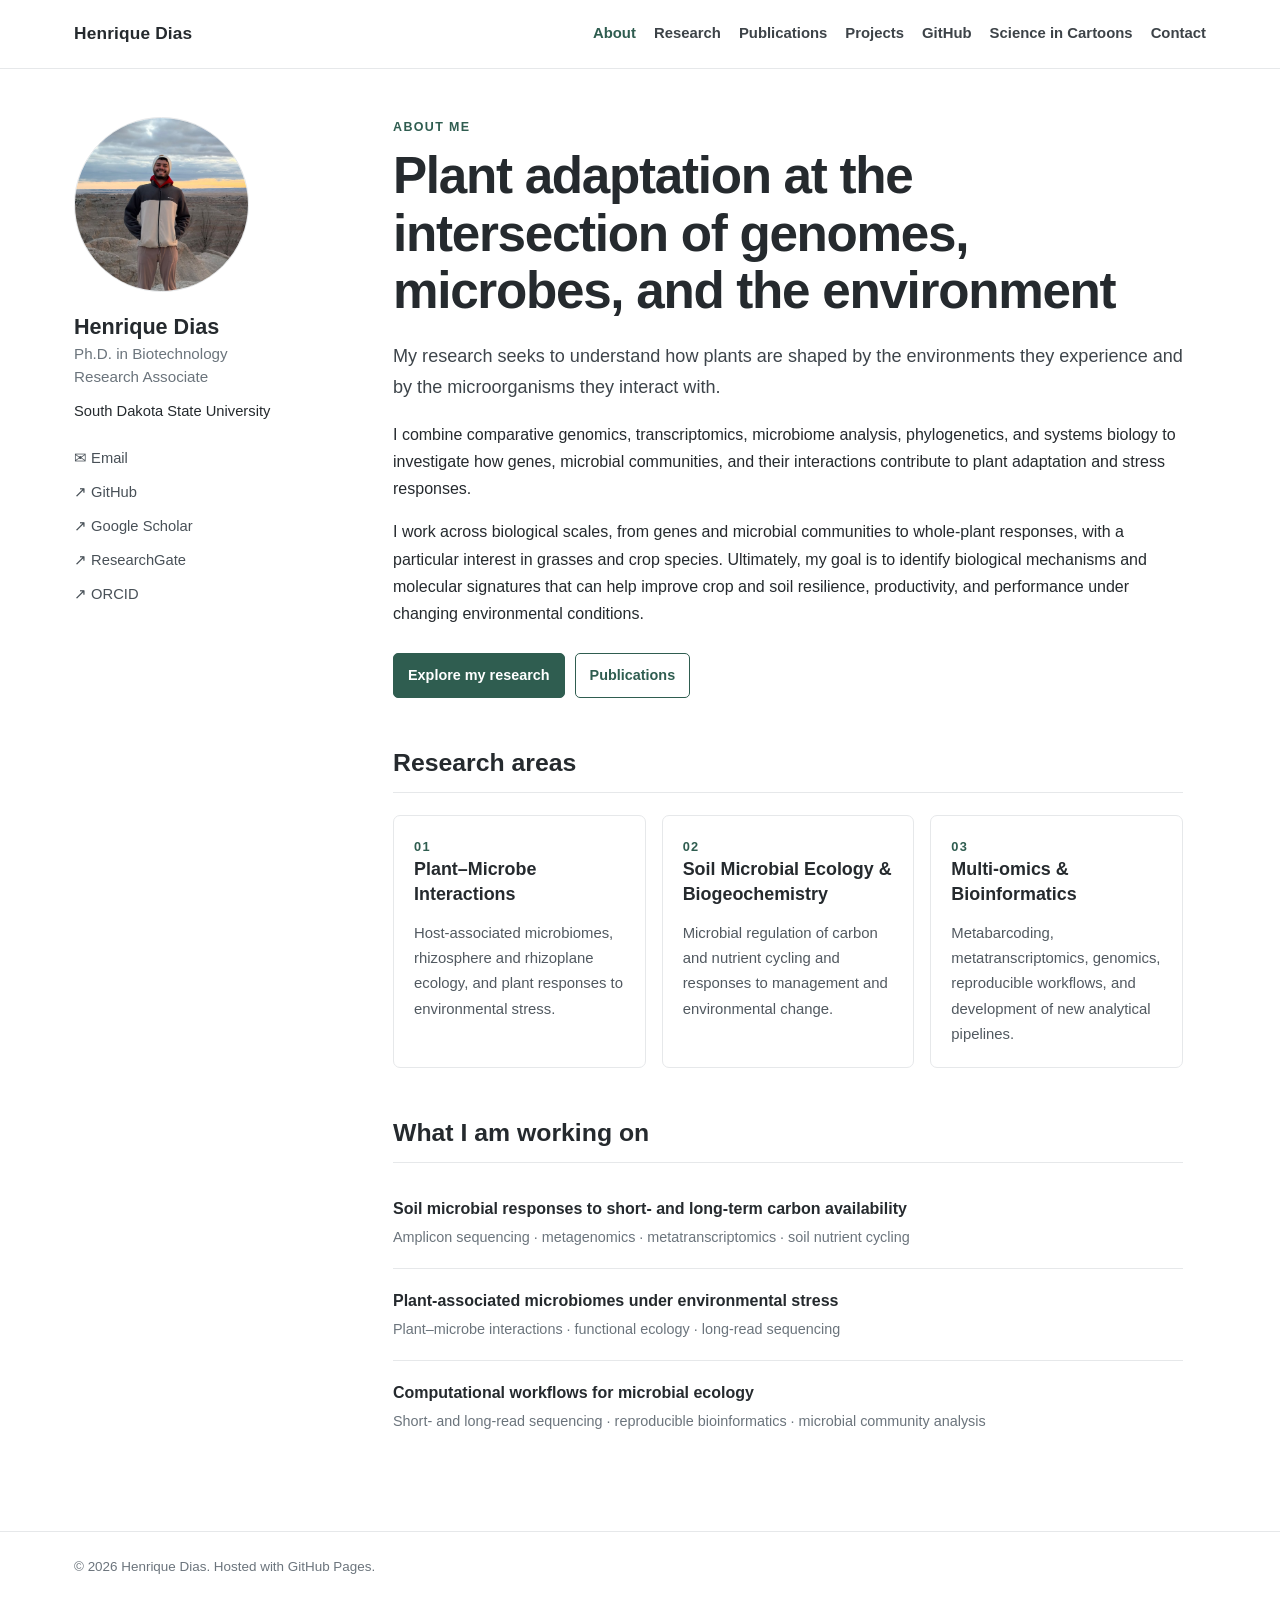
<file: index.html>
<!DOCTYPE html>
<html lang="en">

<head>
  <meta charset="UTF-8">

  <meta name="viewport"
        content="width=device-width, initial-scale=1.0">

  <meta name="description"
        content="Academic website of Henrique Dias — plant adaptation, plant–microbe interactions, microbial ecology, comparative genomics, multi-omics and bioinformatics.">

  <title>About | Henrique Dias</title>

  <link rel="stylesheet"
        href="assets/css/style.css">
</head>


<body>

  <!-- =========================
       HEADER
  ========================== -->

  <header class="site-header">

    <div class="header-inner">

      <a class="brand"
         href="index.html">
        Henrique Dias
      </a>

      <nav class="nav"
           aria-label="Main navigation">

        <a class="active"
           href="index.html">
          About
        </a>

        <a href="research.html">
          Research
        </a>

        <a href="publications.html">
          Publications
        </a>

        <a href="projects.html">
          Projects
        </a>

        <a href="github.html">
          GitHub
        </a>

        <a href="cartoons.html">
          Science in Cartoons
        </a>

        <a href="contact.html">
          Contact
        </a>

      </nav>

    </div>

  </header>



  <!-- =========================
       MAIN PAGE
  ========================== -->

  <main class="page-shell">


    <!-- =========================
         SIDEBAR
    ========================== -->

    <aside class="sidebar">

      <img class="profile-photo"
           src="assets/images/profile.jpeg"
           alt="Henrique Dias profile photo">


      <div>

        <h2 class="profile-name">
          Henrique Dias
        </h2>

        <p class="profile-title">
          Ph.D. in Biotechnology
          <br>
          Research Associate
        </p>

        <p class="profile-affiliation">
          South Dakota State University
        </p>

      </div>


      <ul class="profile-links">

        <li>
          <a href="mailto:henrique.dias@sdstate.edu">
            ✉ Email
          </a>
        </li>

        <li>
          <a href="https://github.com/henrimdias"
             target="_blank"
             rel="noopener">
            ↗ GitHub
          </a>
        </li>

        <li>
          <a href="https://scholar.google.com/citations?user=R5pRwjsAAAAJ&hl=pt-BR"
             target="_blank"
             rel="noopener">
            ↗ Google Scholar
          </a>
        </li>

        <li>
          <a href="https://www.researchgate.net/profile/Henrique-Moura-Dias"
             target="_blank"
             rel="noopener">
            ↗ ResearchGate
          </a>
        </li>

        <li>
          <a href="https://orcid.org/0000-0002-5157-873X"
             target="_blank"
             rel="noopener">
            ↗ ORCID
          </a>
        </li>

        

      </ul>

    </aside>



    <!-- =========================
         CONTENT
    ========================== -->

    <section class="content">


      <div class="eyebrow">
        About me
      </div>


      <h1>
        Plant adaptation at the intersection of genomes, microbes, and the environment
      </h1>


      <p class="lead">
        My research seeks to understand how plants are shaped by the environments they experience
        and by the microorganisms they interact with.
      </p>


      <p>
        I combine comparative genomics, transcriptomics, microbiome analysis, phylogenetics,
        and systems biology to investigate how genes, microbial communities, and their interactions
        contribute to plant adaptation and stress responses.
      </p>


      <p>
        I work across biological scales, from genes and microbial communities to whole-plant responses,
        with a particular interest in grasses and crop species. Ultimately, my goal is to identify
        biological mechanisms and molecular signatures that can help improve crop and soil resilience,
        productivity, and performance under changing environmental conditions.
      </p>



      <!-- =========================
           BUTTONS
      ========================== -->

      <div class="button-row">

        <a class="button primary"
           href="research.html">
          Explore my research
        </a>

        <a class="button"
           href="publications.html">
          Publications
        </a>



      </div>



      <!-- =========================
           RESEARCH AREAS
      ========================== -->

      <h2>
        Research areas
      </h2>


      <div class="cards">


        <div class="card">

          <div class="number">
            01
          </div>

          <h3>
            Plant–Microbe Interactions
          </h3>

          <p>
            Host-associated microbiomes, rhizosphere and rhizoplane ecology,
            and plant responses to environmental stress.
          </p>

        </div>



        <div class="card">

          <div class="number">
            02
          </div>

          <h3>
            Soil Microbial Ecology & Biogeochemistry
          </h3>

          <p>
            Microbial regulation of carbon and nutrient cycling and responses
            to management and environmental change.
          </p>

        </div>



        <div class="card">

          <div class="number">
            03
          </div>

          <h3>
            Multi-omics & Bioinformatics
          </h3>

          <p>
            Metabarcoding, metatranscriptomics, genomics,
            reproducible workflows, and development of new analytical pipelines.
          </p>

        </div>


      </div>



      <!-- =========================
           CURRENT WORK
      ========================== -->

      <h2>
        What I am working on
      </h2>


      <div class="item">

        <div class="item-title">
          Soil microbial responses to short- and long-term carbon availability
        </div>

        <div class="item-meta">
          Amplicon sequencing · metagenomics · metatranscriptomics · soil nutrient cycling
        </div>

      </div>



      <div class="item">

        <div class="item-title">
          Plant-associated microbiomes under environmental stress
        </div>

        <div class="item-meta">
          Plant–microbe interactions · functional ecology · long-read sequencing
        </div>

      </div>



      <div class="item">

        <div class="item-title">
          Computational workflows for microbial ecology
        </div>

        <div class="item-meta">
          Short- and long-read sequencing · reproducible bioinformatics · microbial community analysis
        </div>

      </div>


    </section>

  </main>



  <!-- =========================
       FOOTER
  ========================== -->

  <footer class="site-footer">

    <div class="footer-inner">
      © 2026 Henrique Dias. Hosted with GitHub Pages.
    </div>

  </footer>


</body>

</html>
</file>
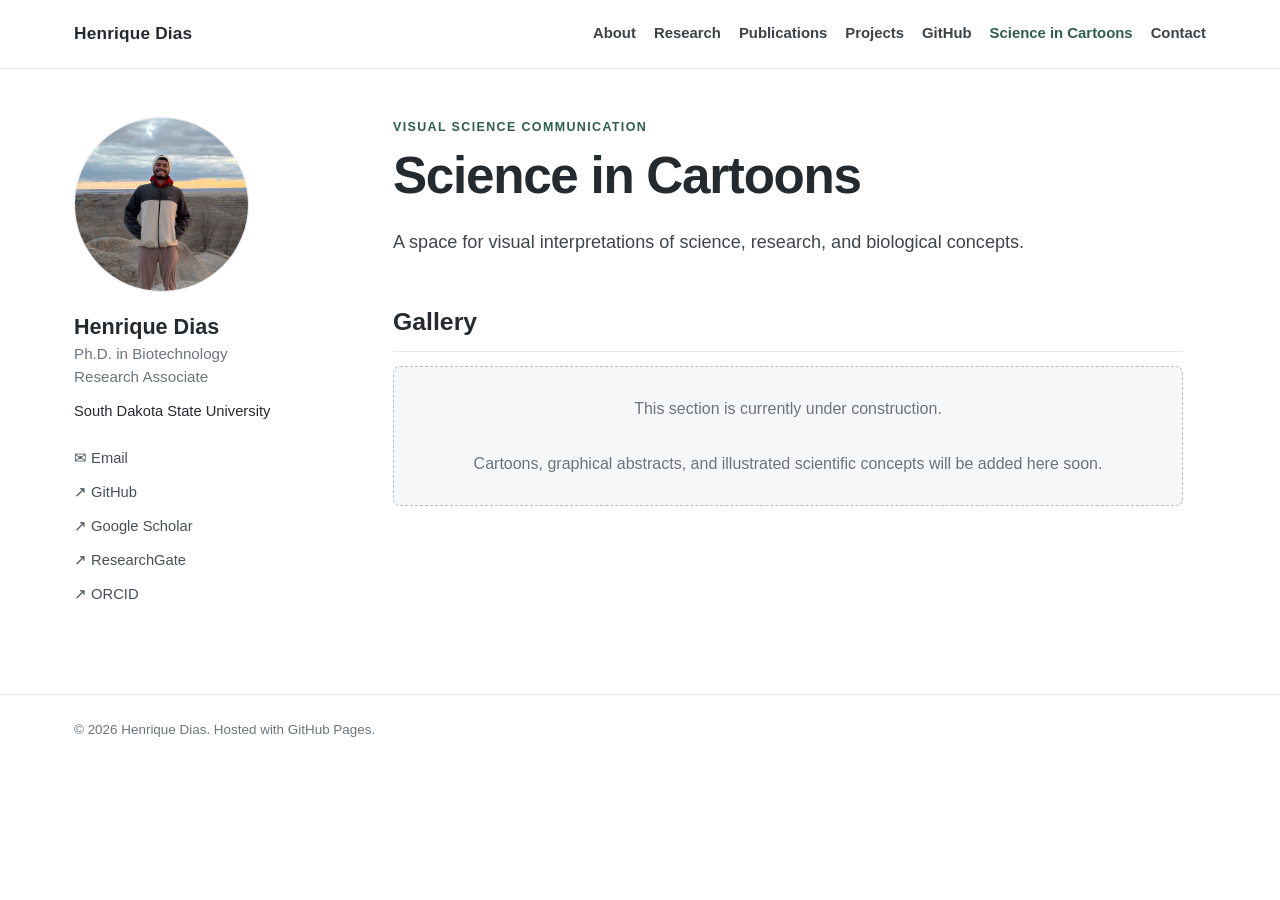
<file: cartoons.html>
<!DOCTYPE html>
<html lang="en">

<head>
  <meta charset="UTF-8">

  <meta name="viewport"
        content="width=device-width, initial-scale=1.0">

  <meta name="description"
        content="Science in Cartoons — visual science communication by Henrique Dias.">

  <title>Science in Cartoons | Henrique Dias</title>

  <link rel="stylesheet"
        href="assets/css/style.css">
</head>


<body>

  <!-- =========================
       HEADER
  ========================== -->

  <header class="site-header">

    <div class="header-inner">

      <a class="brand"
         href="index.html">
        Henrique Dias
      </a>

      <nav class="nav"
           aria-label="Main navigation">

        <a href="index.html">
          About
        </a>

        <a href="research.html">
          Research
        </a>

        <a href="publications.html">
          Publications
        </a>

        <a href="projects.html">
          Projects
        </a>

        <a href="github.html">
          GitHub
        </a>

        <a class="active"
           href="cartoons.html">
          Science in Cartoons
        </a>

        <a href="contact.html">
          Contact
        </a>

      </nav>

    </div>

  </header>



  <!-- =========================
       MAIN PAGE
  ========================== -->

  <main class="page-shell">


    <!-- =========================
         SIDEBAR
    ========================== -->

    <aside class="sidebar">

      <img class="profile-photo"
           src="assets/images/profile.jpeg"
           alt="Henrique Dias profile photo">


      <div>

        <h2 class="profile-name">
          Henrique Dias
        </h2>

        <p class="profile-title">
          Ph.D. in Biotechnology
          <br>
          Research Associate
        </p>

        <p class="profile-affiliation">
          South Dakota State University
        </p>

      </div>


      <ul class="profile-links">

        <li>
          <a href="mailto:henrique.dias@sdstate.edu">
            ✉ Email
          </a>
        </li>

        <li>
          <a href="https://github.com/henrimdias"
             target="_blank"
             rel="noopener">
            ↗ GitHub
          </a>
        </li>

        <li>
          <a href="https://scholar.google.com/citations?user=R5pRwjsAAAAJ&hl=pt-BR"
             target="_blank"
             rel="noopener">
            ↗ Google Scholar
          </a>
        </li>

        <li>
          <a href="https://www.researchgate.net/profile/Henrique-Moura-Dias"
             target="_blank"
             rel="noopener">
            ↗ ResearchGate
          </a>
        </li>

        <li>
          <a href="https://orcid.org/0000-0002-5157-873X"
             target="_blank"
             rel="noopener">
            ↗ ORCID
          </a>
        </li>


      </ul>

    </aside>



    <!-- =========================
         CONTENT
    ========================== -->

    <section class="content">


      <div class="eyebrow">
        Visual science communication
      </div>


      <h1>
        Science in Cartoons
      </h1>


      <p class="lead">
        A space for visual interpretations of science, research,
        and biological concepts.
      </p>


      <h2>
        Gallery
      </h2>


      <div class="placeholder">
        This section is currently under construction.
        <br><br>
        Cartoons, graphical abstracts, and illustrated scientific
        concepts will be added here soon.
      </div>


    </section>

  </main>



  <!-- =========================
       FOOTER
  ========================== -->

  <footer class="site-footer">

    <div class="footer-inner">
      © 2026 Henrique Dias. Hosted with GitHub Pages.
    </div>

  </footer>


</body>

</html>
</file>
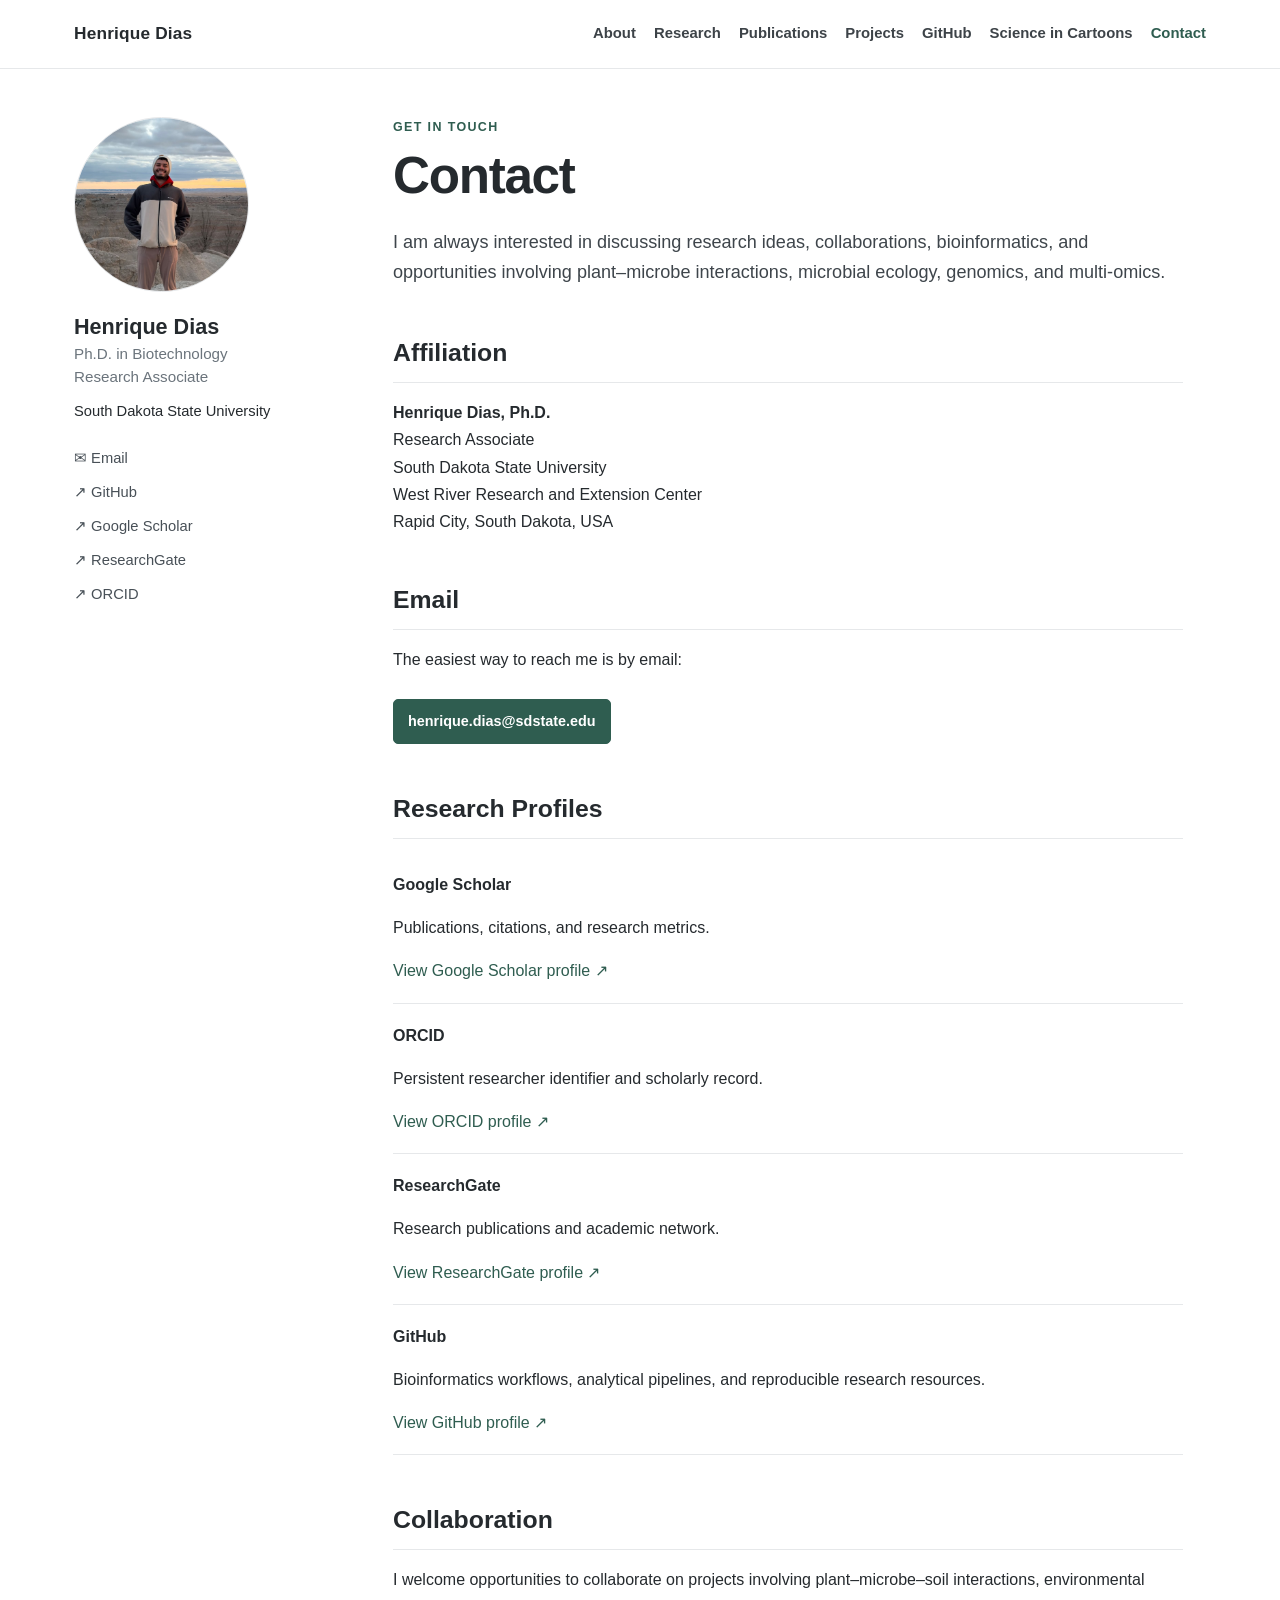
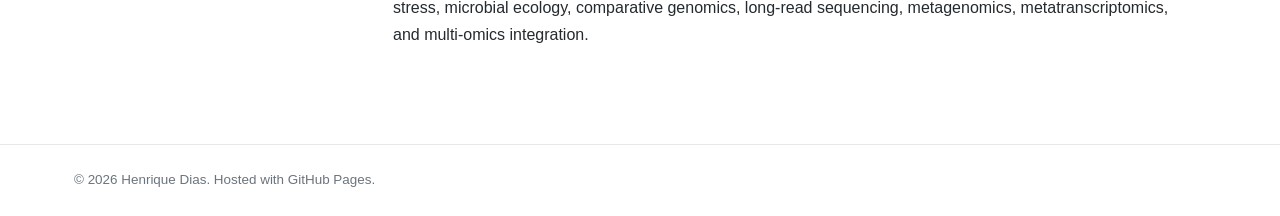
<file: contact.html>
<!DOCTYPE html>
<html lang="en">

<head>
  <meta charset="UTF-8">

  <meta name="viewport"
        content="width=device-width, initial-scale=1.0">

  <meta name="description"
        content="Contact information for Henrique Dias, Research Associate at South Dakota State University.">

  <title>Contact | Henrique Dias</title>

  <link rel="stylesheet"
        href="assets/css/style.css">
</head>


<body>

  <!-- =========================
       HEADER
  ========================== -->

  <header class="site-header">

    <div class="header-inner">

      <a class="brand"
         href="index.html">
        Henrique Dias
      </a>

      <nav class="nav"
           aria-label="Main navigation">

        <a href="index.html">
          About
        </a>

        <a href="research.html">
          Research
        </a>

        <a href="publications.html">
          Publications
        </a>

        <a href="projects.html">
          Projects
        </a>

        <a href="github.html">
          GitHub
        </a>

        <a href="cartoons.html">
          Science in Cartoons
        </a>

        <a class="active"
           href="contact.html">
          Contact
        </a>

      </nav>

    </div>

  </header>



  <!-- =========================
       MAIN PAGE
  ========================== -->

  <main class="page-shell">


    <!-- =========================
         SIDEBAR
    ========================== -->

    <aside class="sidebar">

      <img class="profile-photo"
           src="assets/images/profile.jpeg"
           alt="Henrique Dias profile photo">


      <div>

        <h2 class="profile-name">
          Henrique Dias
        </h2>

        <p class="profile-title">
          Ph.D. in Biotechnology
          <br>
          Research Associate
        </p>

        <p class="profile-affiliation">
          South Dakota State University
        </p>

      </div>


      <ul class="profile-links">

        <li>
          <a href="mailto:henrique.dias@sdstate.edu">
            ✉ Email
          </a>
        </li>

        <li>
          <a href="https://github.com/henrimdias"
             target="_blank"
             rel="noopener">
            ↗ GitHub
          </a>
        </li>

        <li>
          <a href="https://scholar.google.com/citations?user=R5pRwjsAAAAJ&hl=pt-BR"
             target="_blank"
             rel="noopener">
            ↗ Google Scholar
          </a>
        </li>

        <li>
          <a href="https://www.researchgate.net/profile/Henrique-Moura-Dias"
             target="_blank"
             rel="noopener">
            ↗ ResearchGate
          </a>
        </li>

        <li>
          <a href="https://orcid.org/0000-0002-5157-873X"
             target="_blank"
             rel="noopener">
            ↗ ORCID
          </a>
        </li>

      

      </ul>

    </aside>



    <!-- =========================
         CONTENT
    ========================== -->

    <section class="content">


      <div class="eyebrow">
        Get in touch
      </div>


      <h1>
        Contact
      </h1>


      <p class="lead">
        I am always interested in discussing research ideas,
        collaborations, bioinformatics, and opportunities involving
        plant–microbe interactions, microbial ecology, genomics,
        and multi-omics.
      </p>


      <!-- =========================
           AFFILIATION
      ========================== -->

      <h2>
        Affiliation
      </h2>


      <p>
        <strong>Henrique Dias, Ph.D.</strong>
        <br>
        Research Associate
        <br>
        South Dakota State University
        <br>
        West River Research and Extension Center
        <br>
        Rapid City, South Dakota, USA
      </p>



      <!-- =========================
           EMAIL
      ========================== -->

      <h2>
        Email
      </h2>


      <p>
        The easiest way to reach me is by email:
      </p>


      <div class="button-row">

        <a class="button primary"
           href="mailto:henrique.dias@sdstate.edu">
          henrique.dias@sdstate.edu
        </a>

      </div>



      <!-- =========================
           RESEARCH PROFILES
      ========================== -->

      <h2>
        Research Profiles
      </h2>


      <div class="item">

        <div class="item-title">
          Google Scholar
        </div>

        <p>
          Publications, citations, and research metrics.
        </p>

        <a href="https://scholar.google.com/citations?user=R5pRwjsAAAAJ&hl=pt-BR"
           target="_blank"
           rel="noopener">
          View Google Scholar profile ↗
        </a>

      </div>



      <div class="item">

        <div class="item-title">
          ORCID
        </div>

        <p>
          Persistent researcher identifier and scholarly record.
        </p>

        <a href="https://orcid.org/0000-0002-5157-873X"
           target="_blank"
           rel="noopener">
          View ORCID profile ↗
        </a>

      </div>



      <div class="item">

        <div class="item-title">
          ResearchGate
        </div>

        <p>
          Research publications and academic network.
        </p>

        <a href="https://www.researchgate.net/profile/Henrique-Moura-Dias"
           target="_blank"
           rel="noopener">
          View ResearchGate profile ↗
        </a>

      </div>



      <div class="item">

        <div class="item-title">
          GitHub
        </div>

        <p>
          Bioinformatics workflows, analytical pipelines,
          and reproducible research resources.
        </p>

        <a href="https://github.com/henrimdias"
           target="_blank"
           rel="noopener">
          View GitHub profile ↗
        </a>

      </div>



      <!-- =========================
           COLLABORATION
      ========================== -->

      <h2>
        Collaboration
      </h2>


      <p>
        I welcome opportunities to collaborate on projects involving
        plant–microbe–soil interactions, environmental stress,
        microbial ecology, comparative genomics, long-read sequencing,
        metagenomics, metatranscriptomics, and multi-omics integration.
      </p>


    </section>

  </main>



  <!-- =========================
       FOOTER
  ========================== -->

  <footer class="site-footer">

    <div class="footer-inner">
      © 2026 Henrique Dias. Hosted with GitHub Pages.
    </div>

  </footer>


</body>

</html>
</file>
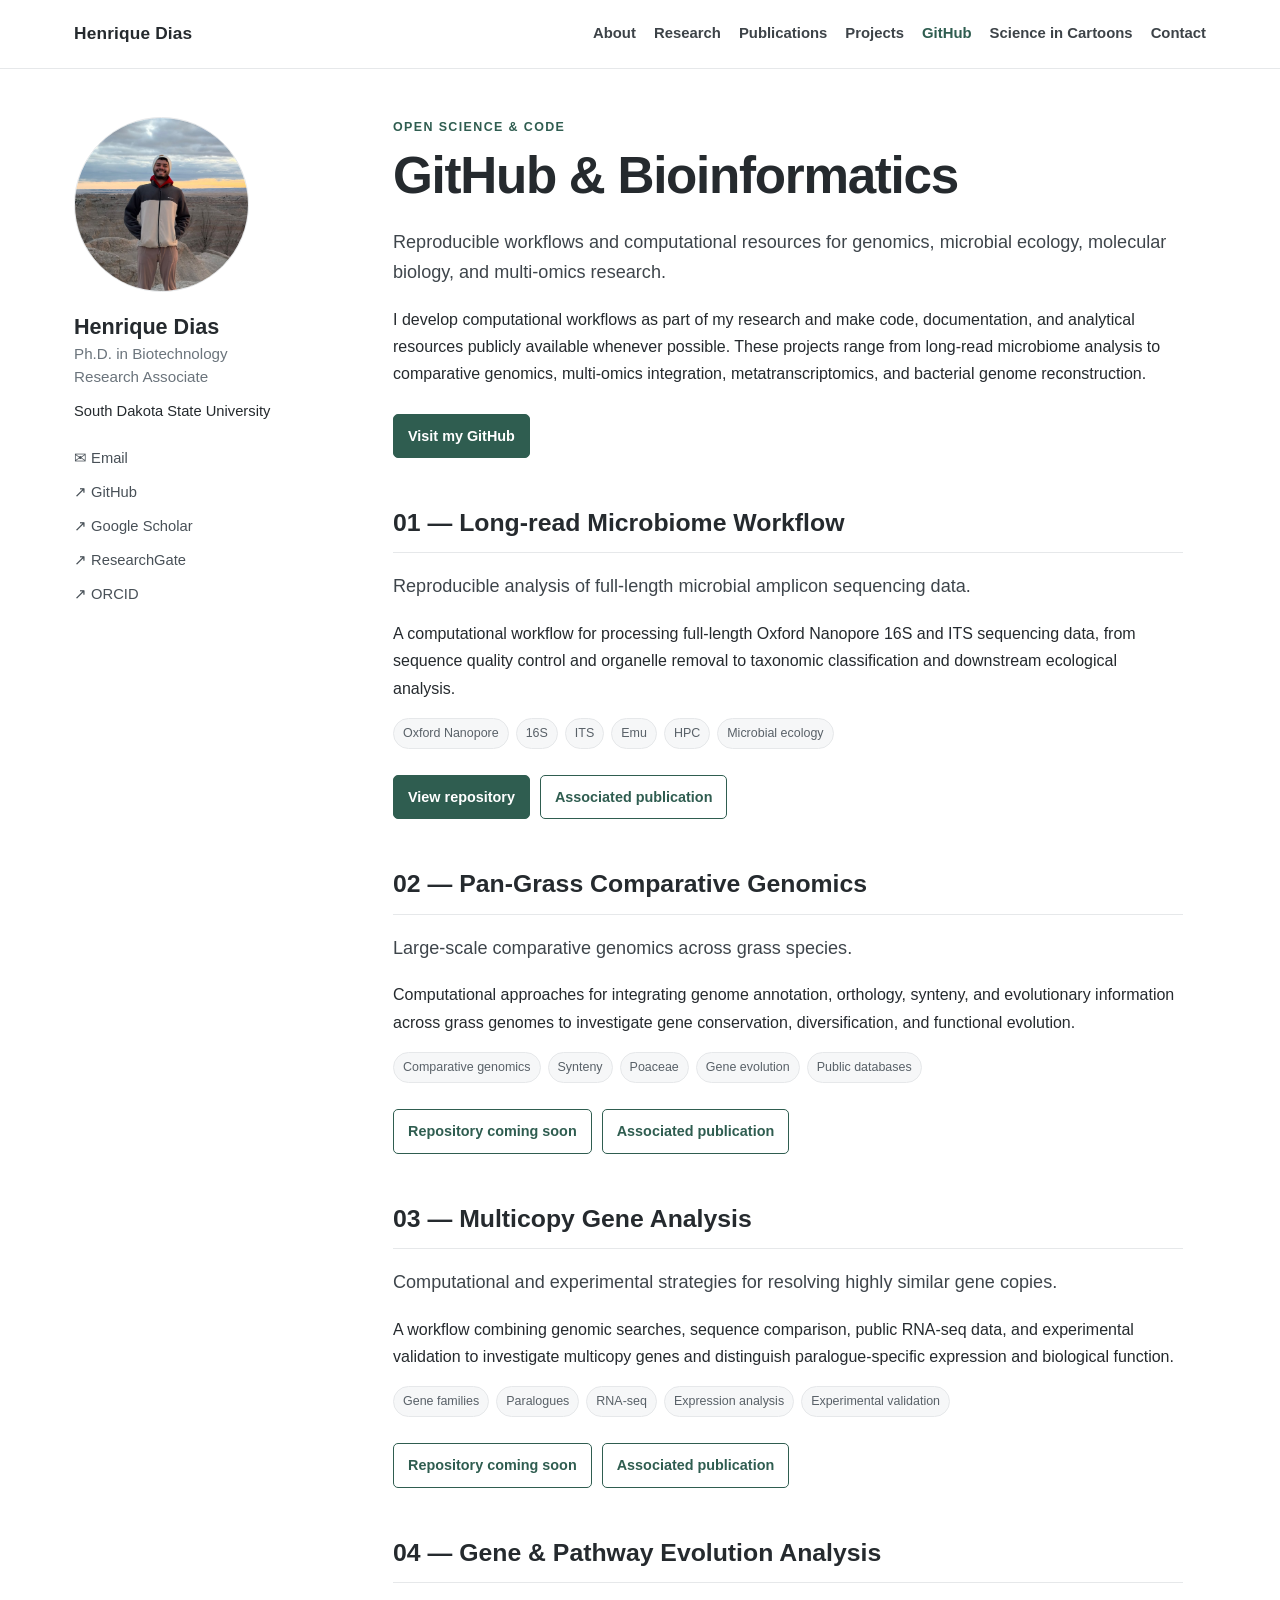
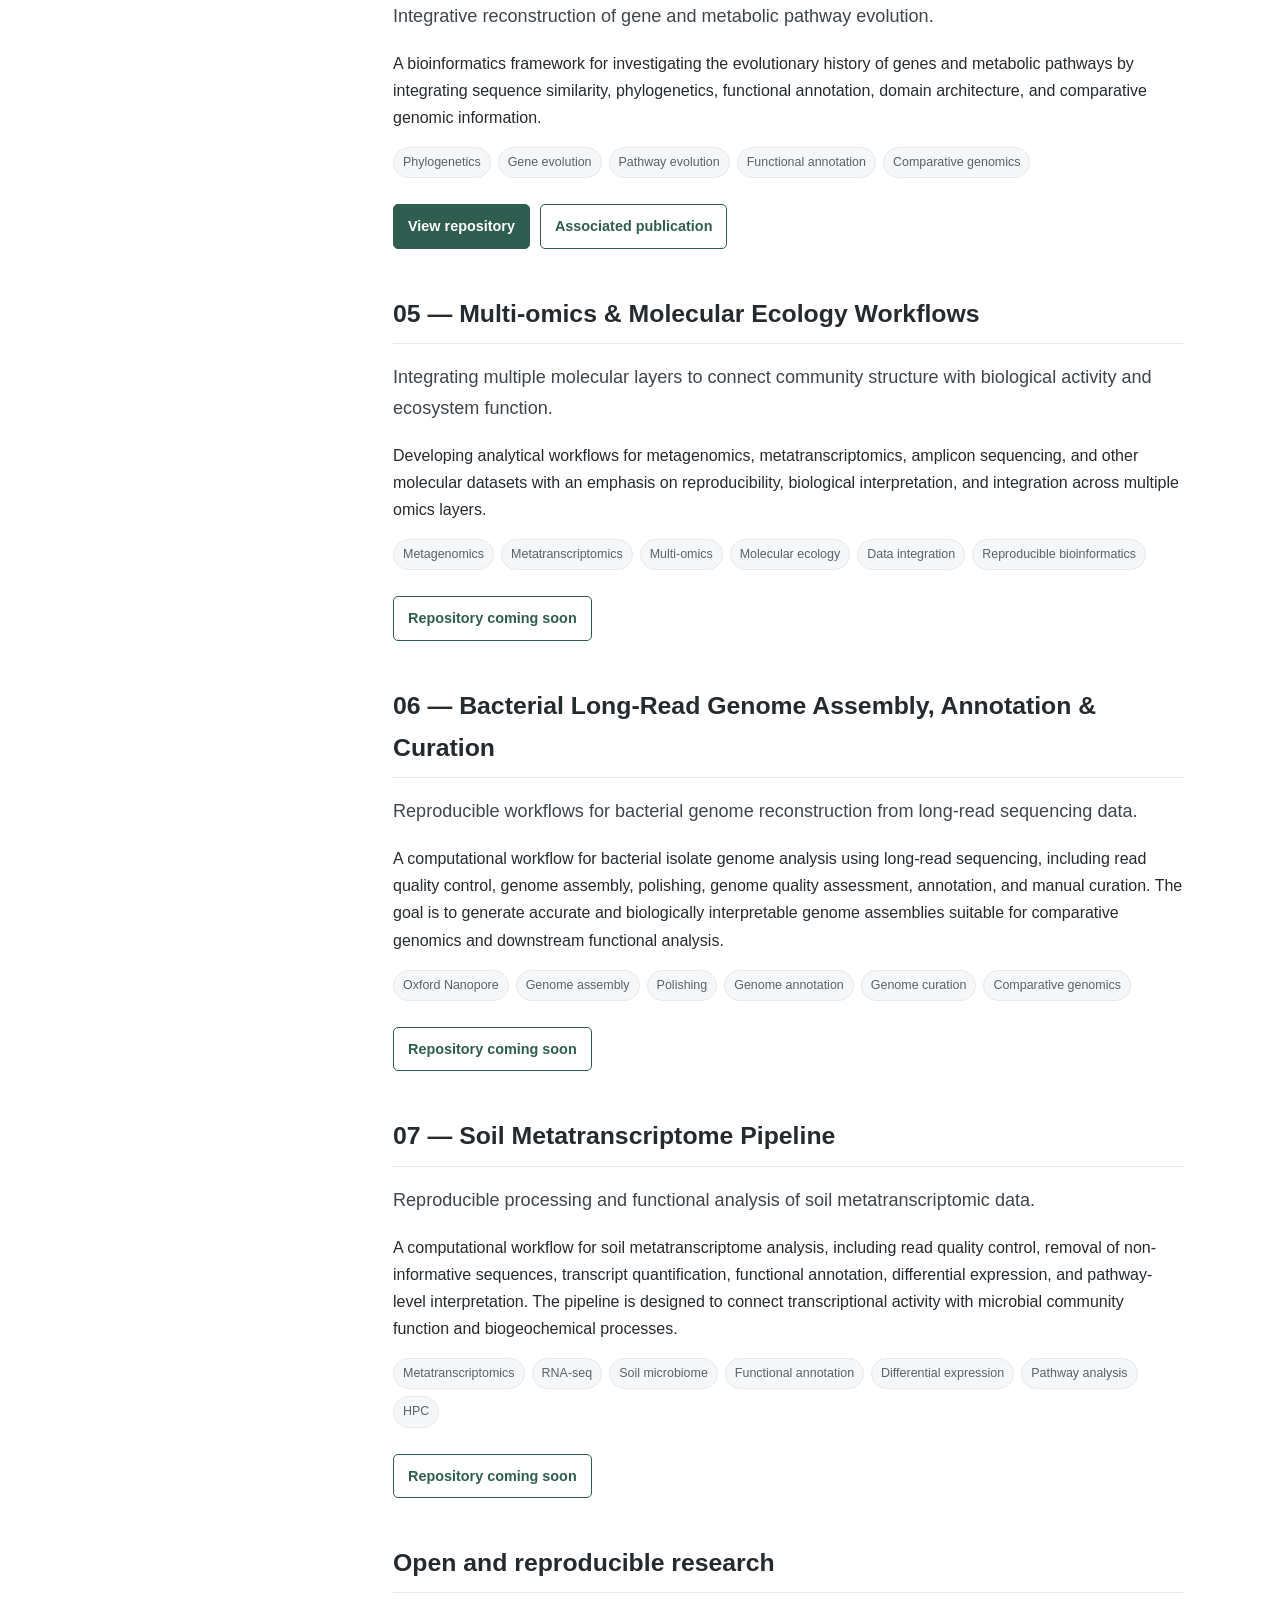
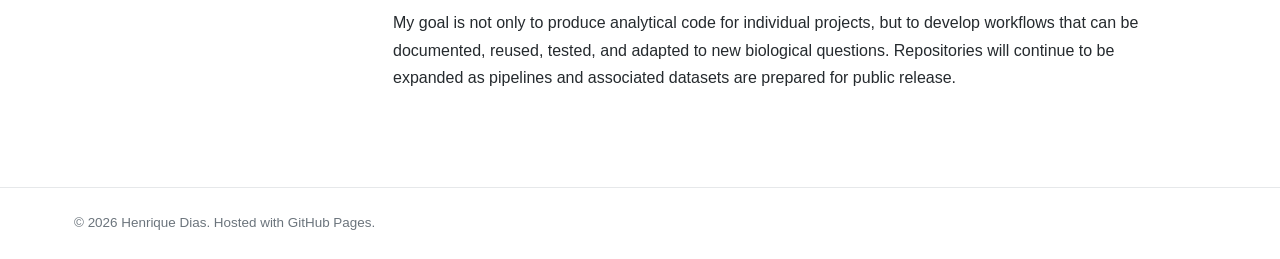
<file: github.html>
<!DOCTYPE html>
<html lang="en">

<head>
  <meta charset="UTF-8">

  <meta name="viewport"
        content="width=device-width, initial-scale=1.0">

  <meta name="description"
        content="Open-source bioinformatics workflows and computational resources developed by Henrique Dias for microbial ecology, comparative genomics, multi-omics and molecular biology.">

  <title>GitHub | Henrique Dias</title>

  <link rel="stylesheet"
        href="assets/css/style.css">
</head>


<body>

  <header class="site-header">

    <div class="header-inner">

      <a class="brand"
         href="index.html">
        Henrique Dias
      </a>

      <nav class="nav"
           aria-label="Main navigation">

        <a href="index.html">
          About
        </a>

        <a href="research.html">
          Research
        </a>

        <a href="publications.html">
          Publications
        </a>

        <a href="projects.html">
          Projects
        </a>

        <a class="active"
           href="github.html">
          GitHub
        </a>

        <a href="cartoons.html">
          Science in Cartoons
        </a>

        <a href="contact.html">
          Contact
        </a>

      </nav>

    </div>

  </header>



  <main class="page-shell">


    <aside class="sidebar">

      <img class="profile-photo"
           src="assets/images/profile.jpeg"
           alt="Henrique Dias profile photo">


      <div>

        <h2 class="profile-name">
          Henrique Dias
        </h2>

        <p class="profile-title">
          Ph.D. in Biotechnology
          <br>
          Research Associate
        </p>

        <p class="profile-affiliation">
          South Dakota State University
        </p>

      </div>


      <ul class="profile-links">

        <li>
          <a href="mailto:henrique.dias@sdstate.edu">
            ✉ Email
          </a>
        </li>

        <li>
          <a href="https://github.com/henrimdias"
             target="_blank"
             rel="noopener">
            ↗ GitHub
          </a>
        </li>

        <li>
          <a href="https://scholar.google.com/citations?user=R5pRwjsAAAAJ&hl=pt-BR"
             target="_blank"
             rel="noopener">
            ↗ Google Scholar
          </a>
        </li>

        <li>
          <a href="https://www.researchgate.net/profile/Henrique-Moura-Dias"
             target="_blank"
             rel="noopener">
            ↗ ResearchGate
          </a>
        </li>

        <li>
          <a href="https://orcid.org/0000-0002-5157-873X"
             target="_blank"
             rel="noopener">
            ↗ ORCID
          </a>
        </li>

        

      </ul>

    </aside>



    <section class="content">


      <div class="eyebrow">
        Open science & code
      </div>


      <h1>
        GitHub & Bioinformatics
      </h1>


      <p class="lead">
        Reproducible workflows and computational resources for genomics,
        microbial ecology, molecular biology, and multi-omics research.
      </p>


      <p>
        I develop computational workflows as part of my research and make
        code, documentation, and analytical resources publicly available
        whenever possible. These projects range from long-read microbiome
        analysis to comparative genomics, multi-omics integration,
        metatranscriptomics, and bacterial genome reconstruction.
      </p>


      <div class="button-row">

        <a class="button primary"
           href="https://github.com/henrimdias"
           target="_blank"
           rel="noopener">
          Visit my GitHub
        </a>

      </div>



      <h2>
        01 — Long-read Microbiome Workflow
      </h2>


      <p class="lead">
        Reproducible analysis of full-length microbial amplicon sequencing data.
      </p>


      <p>
        A computational workflow for processing full-length Oxford Nanopore
        16S and ITS sequencing data, from sequence quality control and
        organelle removal to taxonomic classification and downstream
        ecological analysis.
      </p>


      <div class="tags">

        <span class="tag">Oxford Nanopore</span>
        <span class="tag">16S</span>
        <span class="tag">ITS</span>
        <span class="tag">Emu</span>
        <span class="tag">HPC</span>
        <span class="tag">Microbial ecology</span>

      </div>


      <div class="button-row">

        <a class="button primary"
           href="https://github.com/henrimdias/emu-microbiome-HPC/tree/main"
           target="_blank"
           rel="noopener">
          View repository
        </a>

        <a class="button"
           href="https://doi.org/10.21769/BioProtoc.5577"
           target="_blank"
           rel="noopener">
          Associated publication
        </a>

      </div>



      <h2>
        02 — Pan-Grass Comparative Genomics
      </h2>


      <p class="lead">
        Large-scale comparative genomics across grass species.
      </p>


      <p>
        Computational approaches for integrating genome annotation,
        orthology, synteny, and evolutionary information across grass
        genomes to investigate gene conservation, diversification,
        and functional evolution.
      </p>


      <div class="tags">

        <span class="tag">Comparative genomics</span>
        <span class="tag">Synteny</span>
        <span class="tag">Poaceae</span>
        <span class="tag">Gene evolution</span>
        <span class="tag">Public databases</span>

      </div>


      <div class="button-row">

        <span class="button">
          Repository coming soon
        </span>

        <a class="button"
           href="https://doi.org/10.1093/nargab/lqag030"
           target="_blank"
           rel="noopener">
          Associated publication
        </a>

      </div>



      <h2>
        03 — Multicopy Gene Analysis
      </h2>


      <p class="lead">
        Computational and experimental strategies for resolving
        highly similar gene copies.
      </p>


      <p>
        A workflow combining genomic searches, sequence comparison,
        public RNA-seq data, and experimental validation to investigate
        multicopy genes and distinguish paralogue-specific expression
        and biological function.
      </p>


      <div class="tags">

        <span class="tag">Gene families</span>
        <span class="tag">Paralogues</span>
        <span class="tag">RNA-seq</span>
        <span class="tag">Expression analysis</span>
        <span class="tag">Experimental validation</span>

      </div>


      <div class="button-row">

        <span class="button">
          Repository coming soon
        </span>

        <a class="button"
           href="https://doi.org/10.1186/s13007-025-01329-0"
           target="_blank"
           rel="noopener">
          Associated publication
        </a>

      </div>



      <h2>
        04 — Gene & Pathway Evolution Analysis
      </h2>


      <p class="lead">
        Integrative reconstruction of gene and metabolic pathway evolution.
      </p>


      <p>
        A bioinformatics framework for investigating the evolutionary history
        of genes and metabolic pathways by integrating sequence similarity,
        phylogenetics, functional annotation, domain architecture, and
        comparative genomic information.
      </p>


      <div class="tags">

        <span class="tag">Phylogenetics</span>
        <span class="tag">Gene evolution</span>
        <span class="tag">Pathway evolution</span>
        <span class="tag">Functional annotation</span>
        <span class="tag">Comparative genomics</span>

      </div>


      <div class="button-row">

        <a class="button primary"
           href="https://github.com/Chapter-TPP-Evolution/TPP-evo-pipeline"
           target="_blank"
           rel="noopener">
          View repository
        </a>

        <a class="button"
           href="https://doi.org/10.1016/bs.mie.2026.06.014"
           target="_blank"
           rel="noopener">
          Associated publication
        </a>

      </div>



      <h2>
        05 — Multi-omics & Molecular Ecology Workflows
      </h2>


      <p class="lead">
        Integrating multiple molecular layers to connect community
        structure with biological activity and ecosystem function.
      </p>


      <p>
        Developing analytical workflows for metagenomics,
        metatranscriptomics, amplicon sequencing, and other molecular
        datasets with an emphasis on reproducibility, biological
        interpretation, and integration across multiple omics layers.
      </p>


      <div class="tags">

        <span class="tag">Metagenomics</span>
        <span class="tag">Metatranscriptomics</span>
        <span class="tag">Multi-omics</span>
        <span class="tag">Molecular ecology</span>
        <span class="tag">Data integration</span>
        <span class="tag">Reproducible bioinformatics</span>

      </div>


      <div class="button-row">

        <span class="button">
          Repository coming soon
        </span>

      </div>



      <h2>
        06 — Bacterial Long-Read Genome Assembly, Annotation & Curation
      </h2>


      <p class="lead">
        Reproducible workflows for bacterial genome reconstruction
        from long-read sequencing data.
      </p>


      <p>
        A computational workflow for bacterial isolate genome analysis using
        long-read sequencing, including read quality control, genome assembly,
        polishing, genome quality assessment, annotation, and manual curation.
        The goal is to generate accurate and biologically interpretable genome
        assemblies suitable for comparative genomics and downstream functional
        analysis.
      </p>


      <div class="tags">

        <span class="tag">Oxford Nanopore</span>
        <span class="tag">Genome assembly</span>
        <span class="tag">Polishing</span>
        <span class="tag">Genome annotation</span>
        <span class="tag">Genome curation</span>
        <span class="tag">Comparative genomics</span>

      </div>


      <div class="button-row">

        <span class="button">
          Repository coming soon
        </span>

      </div>



      <h2>
        07 — Soil Metatranscriptome Pipeline
      </h2>


      <p class="lead">
        Reproducible processing and functional analysis of soil metatranscriptomic data.
      </p>


      <p>
        A computational workflow for soil metatranscriptome analysis, including
        read quality control, removal of non-informative sequences, transcript
        quantification, functional annotation, differential expression, and
        pathway-level interpretation. The pipeline is designed to connect
        transcriptional activity with microbial community function and
        biogeochemical processes.
      </p>


      <div class="tags">

        <span class="tag">Metatranscriptomics</span>
        <span class="tag">RNA-seq</span>
        <span class="tag">Soil microbiome</span>
        <span class="tag">Functional annotation</span>
        <span class="tag">Differential expression</span>
        <span class="tag">Pathway analysis</span>
        <span class="tag">HPC</span>

      </div>


      <div class="button-row">

        <span class="button">
          Repository coming soon
        </span>

      </div>



      <h2>
        Open and reproducible research
      </h2>


      <p>
        My goal is not only to produce analytical code for individual
        projects, but to develop workflows that can be documented,
        reused, tested, and adapted to new biological questions.
        Repositories will continue to be expanded as pipelines and
        associated datasets are prepared for public release.
      </p>


    </section>

  </main>



  <footer class="site-footer">

    <div class="footer-inner">
      © 2026 Henrique Dias. Hosted with GitHub Pages.
    </div>

  </footer>


</body>

</html>
</file>
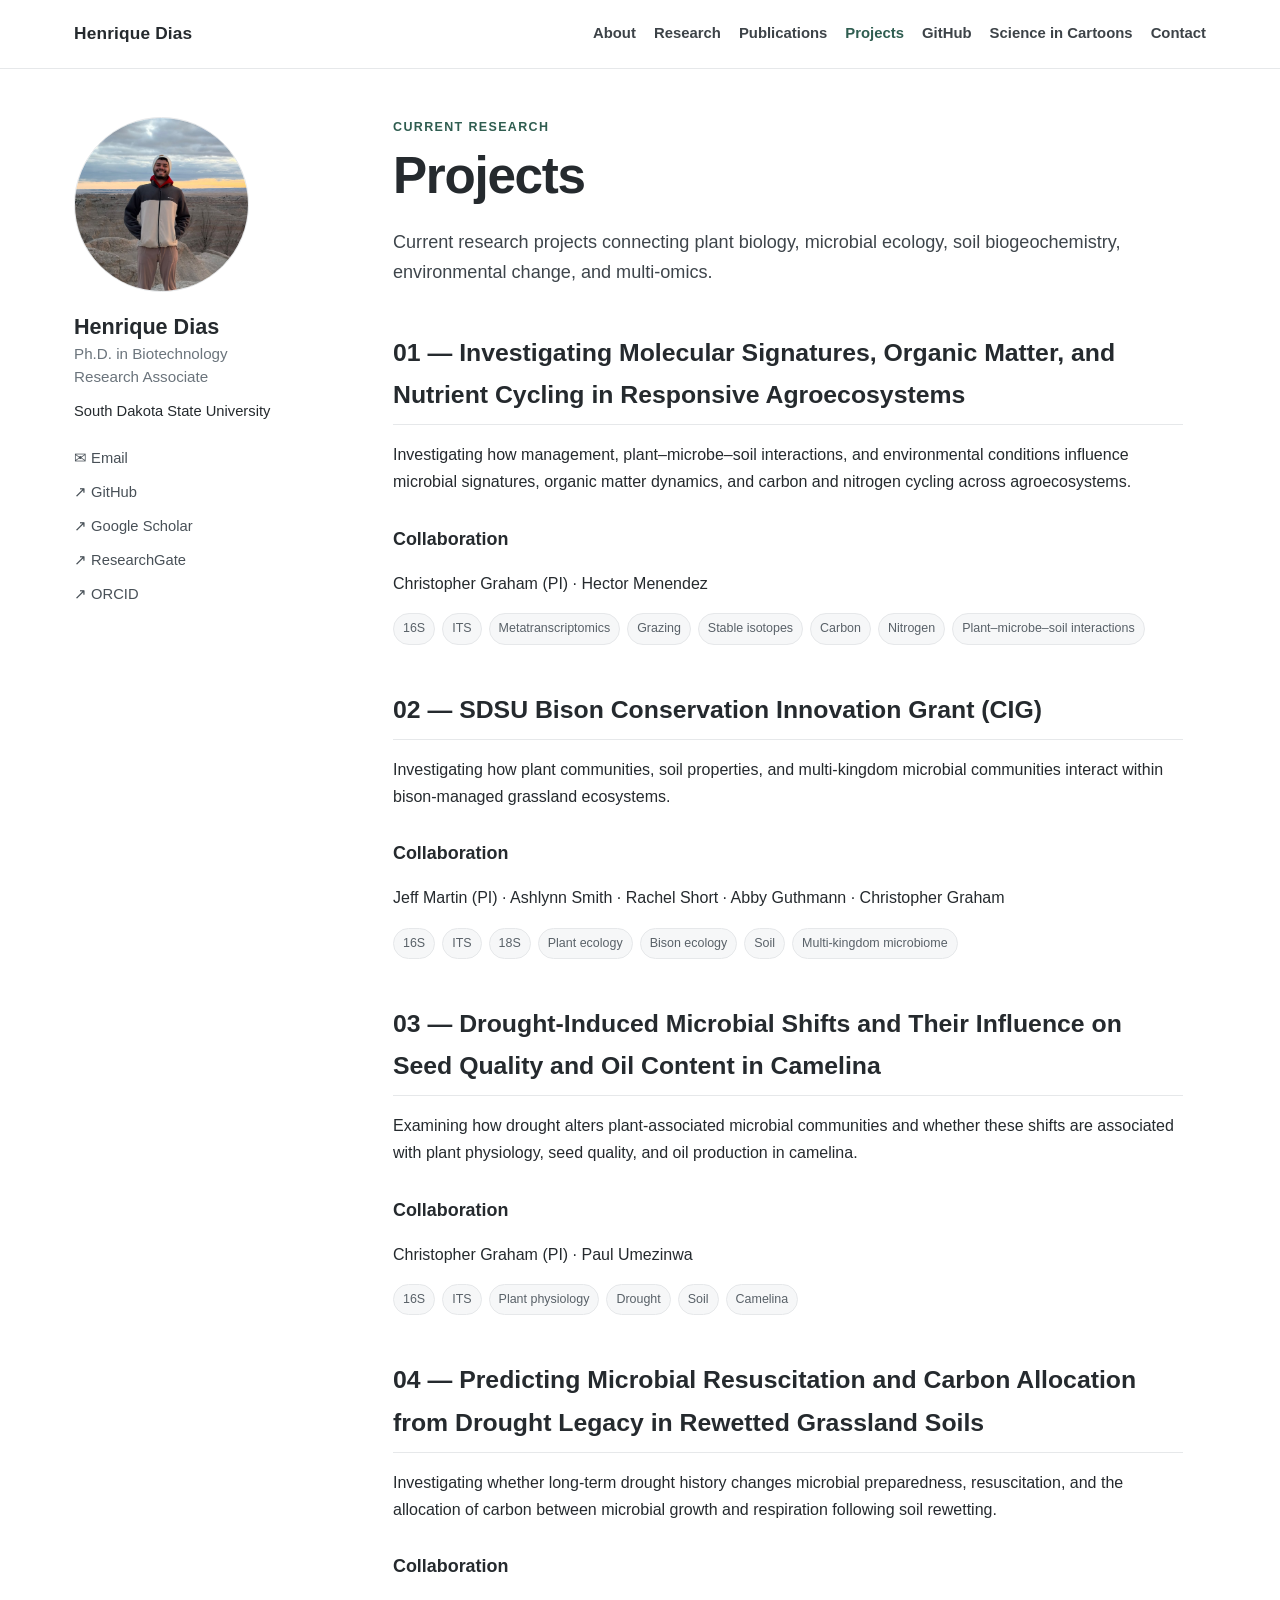
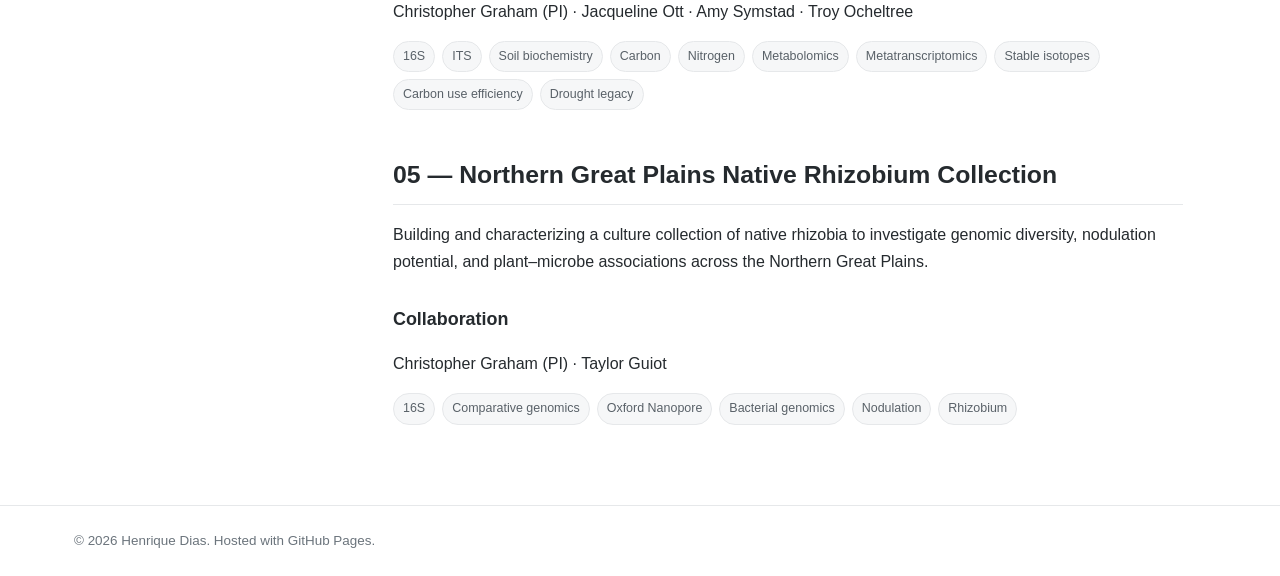
<file: projects.html>
<!DOCTYPE html>
<html lang="en">

<head>
  <meta charset="UTF-8">

  <meta name="viewport"
        content="width=device-width, initial-scale=1.0">

  <meta name="description"
        content="Current research projects led and developed by Henrique Dias involving plant-microbe-soil interactions, microbial ecology, drought, biogeochemistry, and multi-omics.">

  <title>Projects | Henrique Dias</title>

  <link rel="stylesheet"
        href="assets/css/style.css">
</head>


<body>

  <!-- =========================
       HEADER
  ========================== -->

  <header class="site-header">

    <div class="header-inner">

      <a class="brand"
         href="index.html">
        Henrique Dias
      </a>

      <nav class="nav"
           aria-label="Main navigation">

        <a href="index.html">
          About
        </a>

        <a href="research.html">
          Research
        </a>

        <a href="publications.html">
          Publications
        </a>

        <a class="active"
           href="projects.html">
          Projects
        </a>

        <a href="github.html">
          GitHub
        </a>

        <a href="cartoons.html">
          Science in Cartoons
        </a>

        <a href="contact.html">
          Contact
        </a>

      </nav>

    </div>

  </header>



  <!-- =========================
       MAIN PAGE
  ========================== -->

  <main class="page-shell">


    <!-- =========================
         SIDEBAR
    ========================== -->

    <aside class="sidebar">

      <img class="profile-photo"
           src="assets/images/profile.jpeg"
           alt="Henrique Dias profile photo">


      <div>

        <h2 class="profile-name">
          Henrique Dias
        </h2>

        <p class="profile-title">
          Ph.D. in Biotechnology
          <br>
          Research Associate
        </p>

        <p class="profile-affiliation">
          South Dakota State University
        </p>

      </div>


      <ul class="profile-links">

        <li>
          <a href="mailto:henrique.dias@sdstate.edu">
            ✉ Email
          </a>
        </li>

        <li>
          <a href="https://github.com/henrimdias"
             target="_blank"
             rel="noopener">
            ↗ GitHub
          </a>
        </li>

        <li>
          <a href="https://scholar.google.com/citations?user=R5pRwjsAAAAJ&hl=pt-BR"
             target="_blank"
             rel="noopener">
            ↗ Google Scholar
          </a>
        </li>

        <li>
          <a href="https://www.researchgate.net/profile/Henrique-Moura-Dias"
             target="_blank"
             rel="noopener">
            ↗ ResearchGate
          </a>
        </li>

        <li>
          <a href="https://orcid.org/0000-0002-5157-873X"
             target="_blank"
             rel="noopener">
            ↗ ORCID
          </a>
        </li>

        

      </ul>

    </aside>



    <!-- =========================
         CONTENT
    ========================== -->

    <section class="content">


      <div class="eyebrow">
        Current research
      </div>


      <h1>
        Projects
      </h1>


      <p class="lead">
        Current research projects connecting plant biology, microbial ecology,
        soil biogeochemistry, environmental change, and multi-omics.
      </p>


      <!-- =========================
           PROJECT 01
      ========================== -->

      <h2>
        01 — Investigating Molecular Signatures, Organic Matter,
        and Nutrient Cycling in Responsive Agroecosystems
      </h2>


      <p>
        Investigating how management, plant–microbe–soil interactions,
        and environmental conditions influence microbial signatures,
        organic matter dynamics, and carbon and nitrogen cycling
        across agroecosystems.
      </p>


      <h3>
        Collaboration
      </h3>

      <p>
        Christopher Graham (PI) · Hector Menendez
      </p>


      <div class="tags">

        <span class="tag">16S</span>
        <span class="tag">ITS</span>
        <span class="tag">Metatranscriptomics</span>
        <span class="tag">Grazing</span>
        <span class="tag">Stable isotopes</span>
        <span class="tag">Carbon</span>
        <span class="tag">Nitrogen</span>
        <span class="tag">Plant–microbe–soil interactions</span>

      </div>



      <!-- =========================
           PROJECT 02
      ========================== -->

      <h2>
        02 — SDSU Bison Conservation Innovation Grant (CIG)
      </h2>


      <p>
        Investigating how plant communities, soil properties,
        and multi-kingdom microbial communities interact within
        bison-managed grassland ecosystems.
      </p>


      <h3>
        Collaboration
      </h3>

      <p>
        Jeff Martin (PI) · Ashlynn Smith · Rachel Short ·
        Abby Guthmann · Christopher Graham
      </p>


      <div class="tags">

        <span class="tag">16S</span>
        <span class="tag">ITS</span>
        <span class="tag">18S</span>
        <span class="tag">Plant ecology</span>
        <span class="tag">Bison ecology</span>
        <span class="tag">Soil</span>
        <span class="tag">Multi-kingdom microbiome</span>

      </div>



      <!-- =========================
           PROJECT 03
      ========================== -->

      <h2>
        03 — Drought-Induced Microbial Shifts and Their Influence
        on Seed Quality and Oil Content in Camelina
      </h2>


      <p>
        Examining how drought alters plant-associated microbial communities
        and whether these shifts are associated with plant physiology,
        seed quality, and oil production in camelina.
      </p>


      <h3>
        Collaboration
      </h3>

      <p>
        Christopher Graham (PI) · Paul Umezinwa
      </p>


      <div class="tags">

        <span class="tag">16S</span>
        <span class="tag">ITS</span>
        <span class="tag">Plant physiology</span>
        <span class="tag">Drought</span>
        <span class="tag">Soil</span>
        <span class="tag">Camelina</span>

      </div>



      <!-- =========================
           PROJECT 04
      ========================== -->

      <h2>
        04 — Predicting Microbial Resuscitation and Carbon Allocation
        from Drought Legacy in Rewetted Grassland Soils
      </h2>


      <p>
        Investigating whether long-term drought history changes microbial
        preparedness, resuscitation, and the allocation of carbon between
        microbial growth and respiration following soil rewetting.
      </p>


      <h3>
        Collaboration
      </h3>

      <p>
        Christopher Graham (PI) · Jacqueline Ott · Amy Symstad ·
        Troy Ocheltree
      </p>


      <div class="tags">

        <span class="tag">16S</span>
        <span class="tag">ITS</span>
        <span class="tag">Soil biochemistry</span>
        <span class="tag">Carbon</span>
        <span class="tag">Nitrogen</span>
        <span class="tag">Metabolomics</span>
        <span class="tag">Metatranscriptomics</span>
        <span class="tag">Stable isotopes</span>
        <span class="tag">Carbon use efficiency</span>
        <span class="tag">Drought legacy</span>

      </div>



      <!-- =========================
           PROJECT 05
      ========================== -->

      <h2>
        05 — Northern Great Plains Native Rhizobium Collection
      </h2>


      <p>
        Building and characterizing a culture collection of native rhizobia
        to investigate genomic diversity, nodulation potential, and
        plant–microbe associations across the Northern Great Plains.
      </p>


      <h3>
        Collaboration
      </h3>

      <p>
        Christopher Graham (PI) · Taylor Guiot
      </p>


      <div class="tags">

        <span class="tag">16S</span>
        <span class="tag">Comparative genomics</span>
        <span class="tag">Oxford Nanopore</span>
        <span class="tag">Bacterial genomics</span>
        <span class="tag">Nodulation</span>
        <span class="tag">Rhizobium</span>

      </div>



    </section>

  </main>



  <!-- =========================
       FOOTER
  ========================== -->

  <footer class="site-footer">

    <div class="footer-inner">
      © 2026 Henrique Dias. Hosted with GitHub Pages.
    </div>

  </footer>


</body>

</html>
</file>
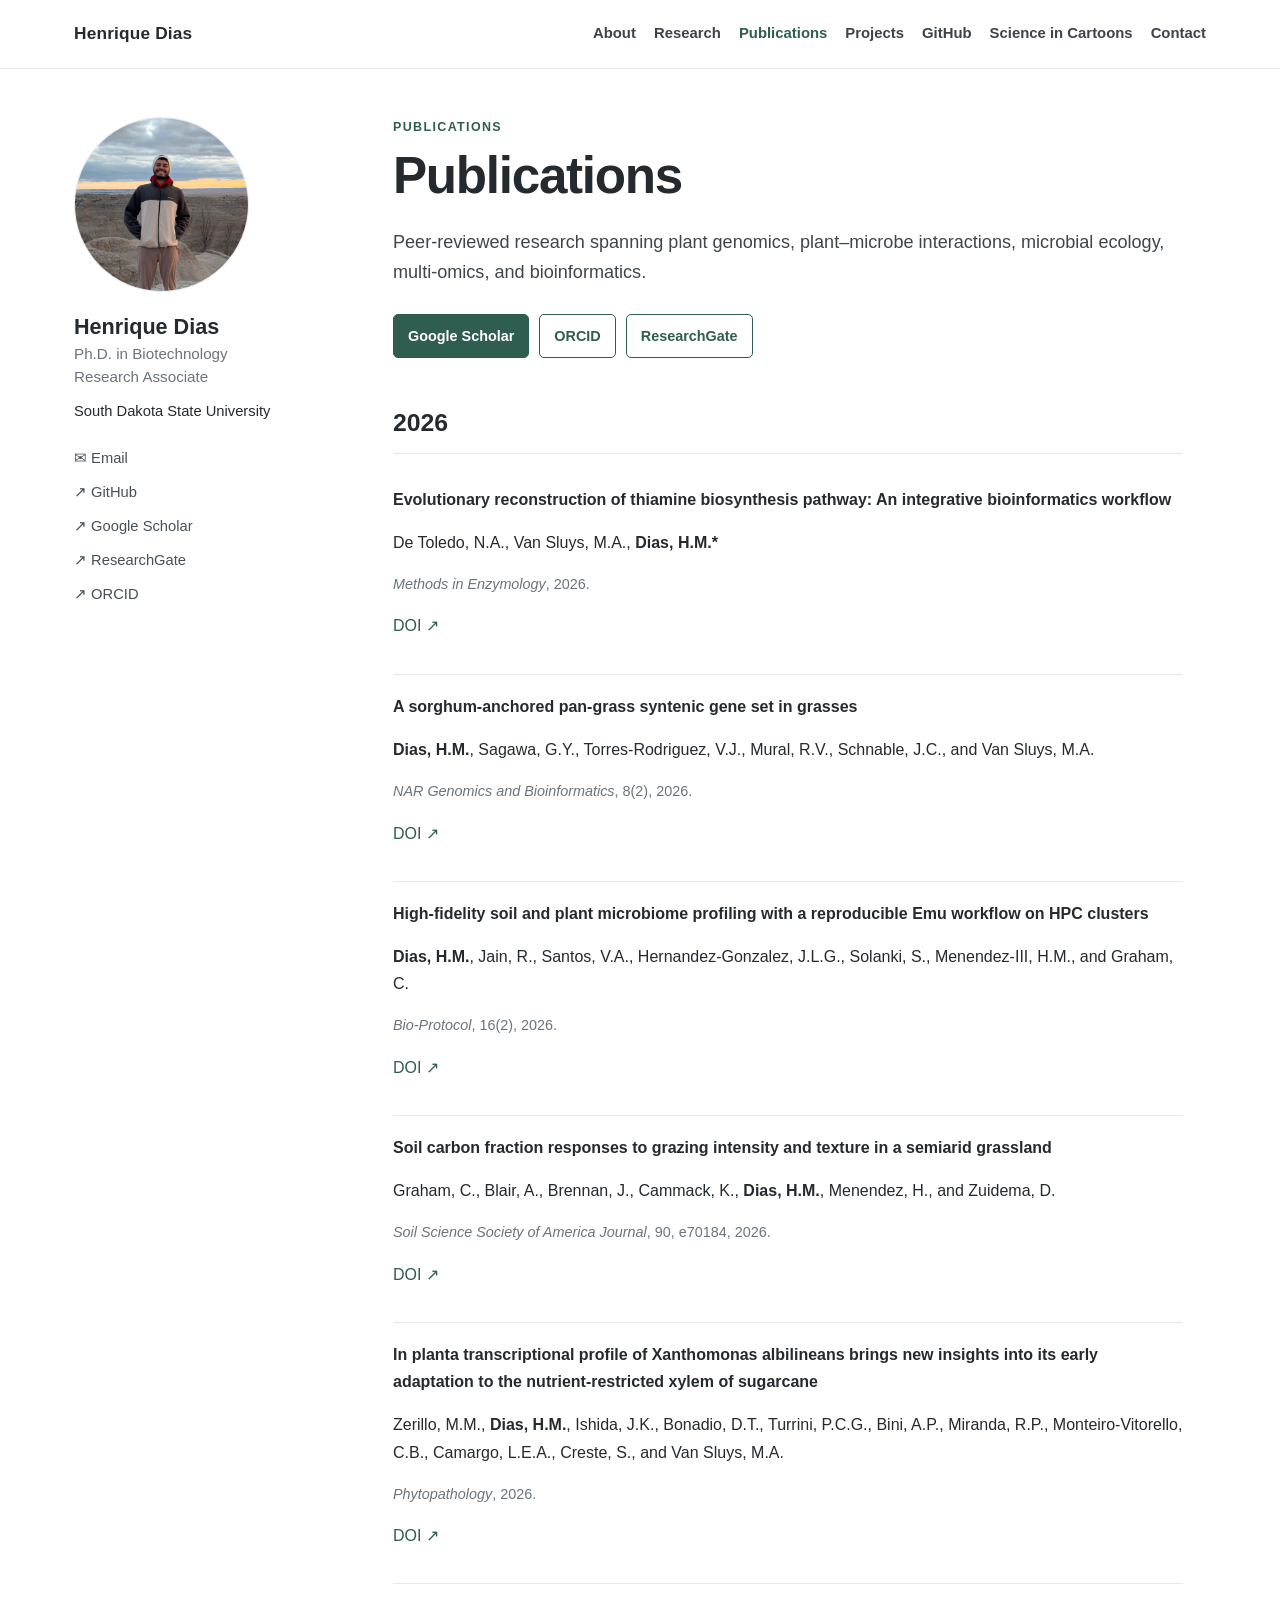
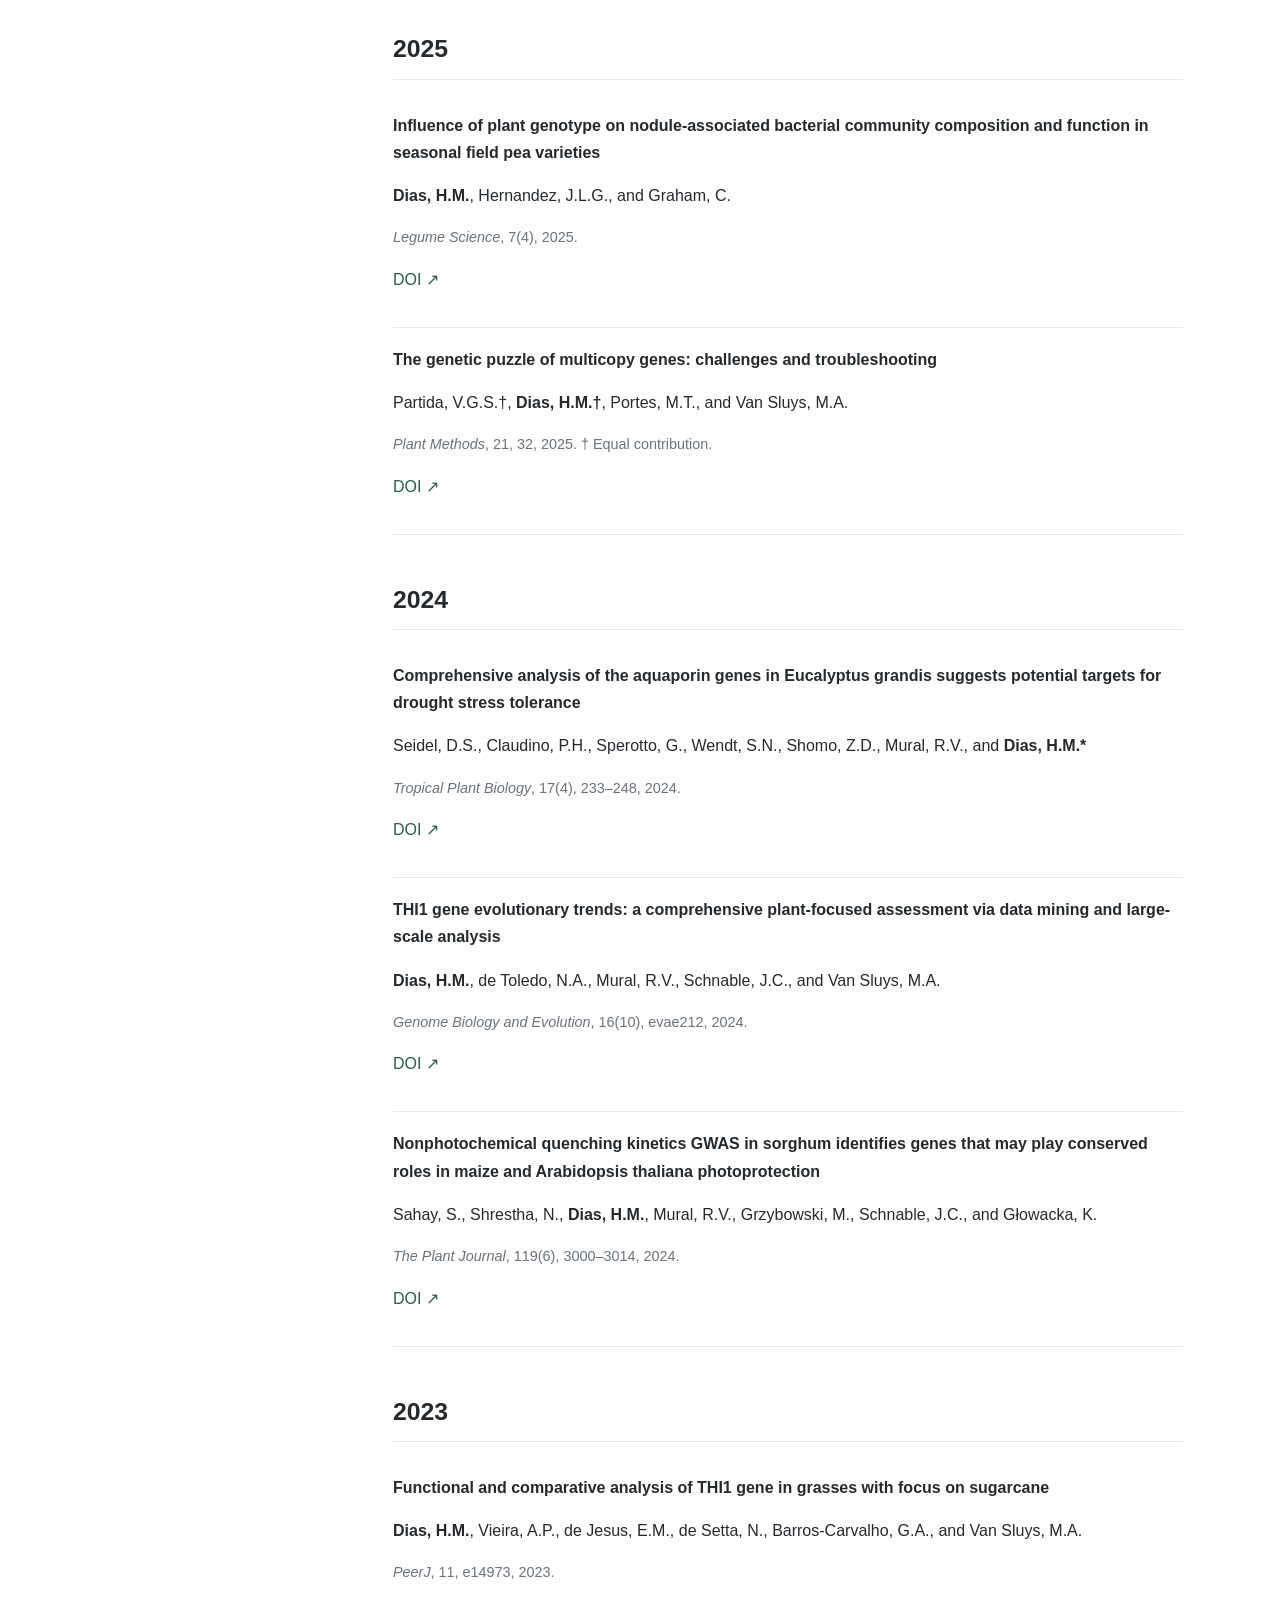
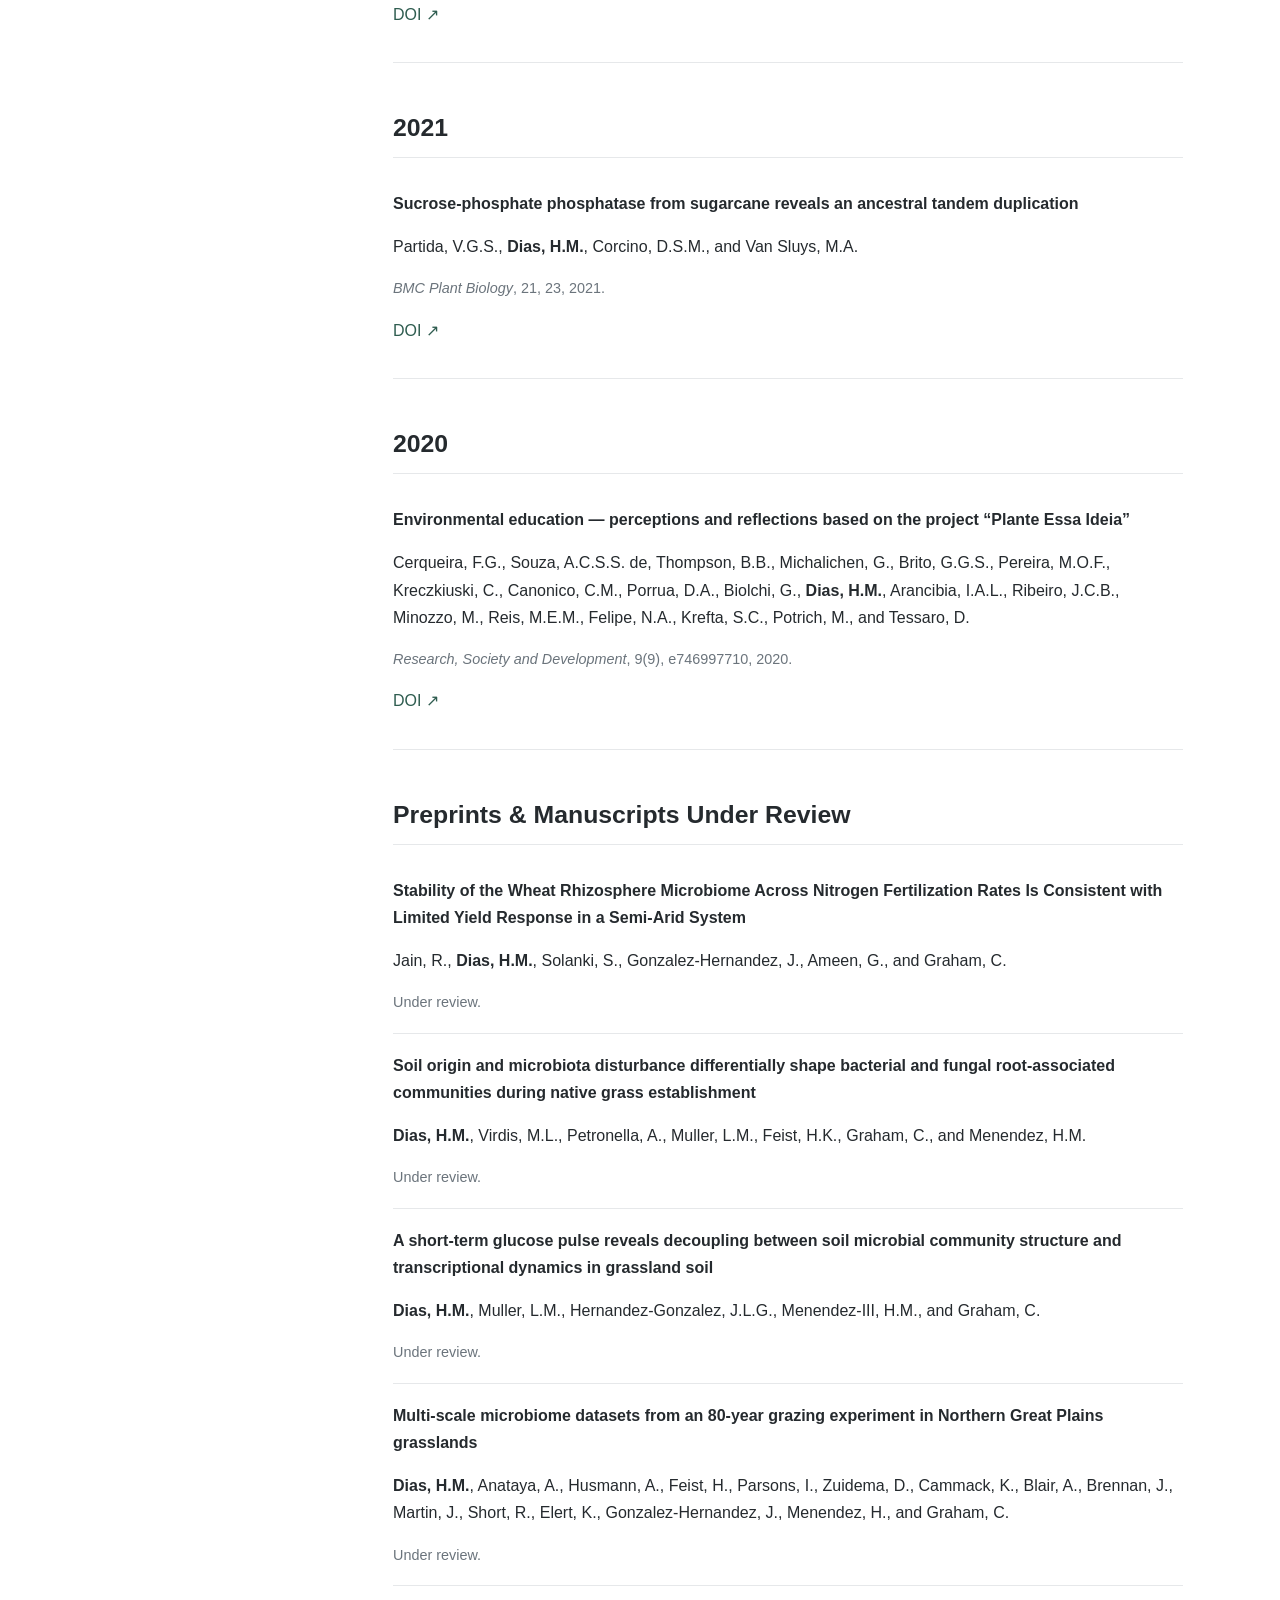
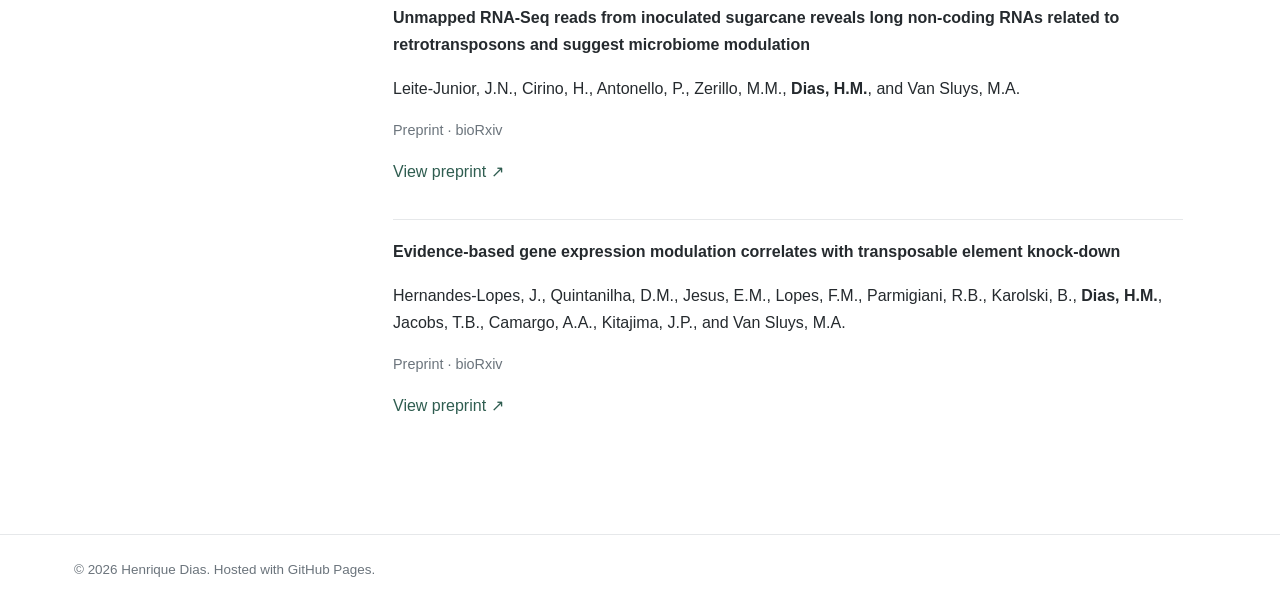
<file: publications.html>
<!DOCTYPE html>
<html lang="en">

<head>
  <meta charset="UTF-8">

  <meta name="viewport"
        content="width=device-width, initial-scale=1.0">

  <meta name="description"
        content="Peer-reviewed publications and preprints by Henrique Dias in plant biology, microbial ecology, genomics, multi-omics and bioinformatics.">

  <title>Publications | Henrique Dias</title>

  <link rel="stylesheet"
        href="assets/css/style.css">
</head>


<body>

  <!-- =========================
       HEADER
  ========================== -->

  <header class="site-header">

    <div class="header-inner">

      <a class="brand"
         href="index.html">
        Henrique Dias
      </a>

      <nav class="nav"
           aria-label="Main navigation">

        <a href="index.html">
          About
        </a>

        <a href="research.html">
          Research
        </a>

        <a class="active"
           href="publications.html">
          Publications
        </a>

        <a href="projects.html">
          Projects
        </a>

        <a href="github.html">
          GitHub
        </a>

        <a href="cartoons.html">
          Science in Cartoons
        </a>

        <a href="contact.html">
          Contact
        </a>

      </nav>

    </div>

  </header>



  <!-- =========================
       MAIN PAGE
  ========================== -->

  <main class="page-shell">


    <!-- =========================
         SIDEBAR
    ========================== -->

    <aside class="sidebar">

      <img class="profile-photo"
           src="assets/images/profile.jpeg"
           alt="Henrique Dias profile photo">


      <div>

        <h2 class="profile-name">
          Henrique Dias
        </h2>

        <p class="profile-title">
          Ph.D. in Biotechnology
          <br>
          Research Associate
        </p>

        <p class="profile-affiliation">
          South Dakota State University
        </p>

      </div>


      <ul class="profile-links">

        <li>
          <a href="mailto:henrique.dias@sdstate.edu">
            ✉ Email
          </a>
        </li>

        <li>
          <a href="https://github.com/henrimdias"
             target="_blank"
             rel="noopener">
            ↗ GitHub
          </a>
        </li>

        <li>
          <a href="https://scholar.google.com/citations?user=R5pRwjsAAAAJ&hl=pt-BR"
             target="_blank"
             rel="noopener">
            ↗ Google Scholar
          </a>
        </li>

        <li>
          <a href="https://www.researchgate.net/profile/Henrique-Moura-Dias"
             target="_blank"
             rel="noopener">
            ↗ ResearchGate
          </a>
        </li>

        <li>
          <a href="https://orcid.org/0000-0002-5157-873X"
             target="_blank"
             rel="noopener">
            ↗ ORCID
          </a>
        </li>

        

      </ul>

    </aside>



    <!-- =========================
         CONTENT
    ========================== -->

    <section class="content">


      <div class="eyebrow">
        Publications
      </div>


      <h1>
        Publications
      </h1>


      <p class="lead">
        Peer-reviewed research spanning plant genomics, plant–microbe interactions,
        microbial ecology, multi-omics, and bioinformatics.
      </p>




      <div class="button-row">

        <a class="button primary"
           href="https://scholar.google.com/citations?user=R5pRwjsAAAAJ&hl=pt-BR"
           target="_blank"
           rel="noopener">
          Google Scholar
        </a>

        <a class="button"
           href="https://orcid.org/0000-0002-5157-873X"
           target="_blank"
           rel="noopener">
          ORCID
        </a>

        <a class="button"
           href="https://www.researchgate.net/profile/Henrique-Moura-Dias"
           target="_blank"
           rel="noopener">
          ResearchGate
        </a>

      </div>



      <!-- =========================
           2026
      ========================== -->

      <h2>
        2026
      </h2>


      <div class="item">

        <div class="item-title">
          Evolutionary reconstruction of thiamine biosynthesis pathway:
          An integrative bioinformatics workflow
        </div>

        <p>
          De Toledo, N.A., Van Sluys, M.A., <strong>Dias, H.M.*</strong>
        </p>

        <div class="item-meta">
          <em>Methods in Enzymology</em>, 2026.
        </div>

        <p>
          <a href="https://doi.org/10.1016/bs.mie.2026.06.014"
             target="_blank"
             rel="noopener">
            DOI ↗
          </a>
        </p>

      </div>



      <div class="item">

        <div class="item-title">
          A sorghum-anchored pan-grass syntenic gene set in grasses
        </div>

        <p>
          <strong>Dias, H.M.</strong>, Sagawa, G.Y., Torres-Rodriguez, V.J.,
          Mural, R.V., Schnable, J.C., and Van Sluys, M.A.
        </p>

        <div class="item-meta">
          <em>NAR Genomics and Bioinformatics</em>, 8(2), 2026.
        </div>

        <p>
          <a href="https://doi.org/10.1093/nargab/lqag030"
             target="_blank"
             rel="noopener">
            DOI ↗
          </a>
        </p>

      </div>



      <div class="item">

        <div class="item-title">
          High-fidelity soil and plant microbiome profiling with a reproducible
          Emu workflow on HPC clusters
        </div>

        <p>
          <strong>Dias, H.M.</strong>, Jain, R., Santos, V.A.,
          Hernandez-Gonzalez, J.L.G., Solanki, S., Menendez-III, H.M.,
          and Graham, C.
        </p>

        <div class="item-meta">
          <em>Bio-Protocol</em>, 16(2), 2026.
        </div>

        <p>
          <a href="https://doi.org/10.21769/BioProtoc.5577"
             target="_blank"
             rel="noopener">
            DOI ↗
          </a>
        </p>

      </div>



      <div class="item">

        <div class="item-title">
          Soil carbon fraction responses to grazing intensity and texture
          in a semiarid grassland
        </div>

        <p>
          Graham, C., Blair, A., Brennan, J., Cammack, K.,
          <strong>Dias, H.M.</strong>, Menendez, H., and Zuidema, D.
        </p>

        <div class="item-meta">
          <em>Soil Science Society of America Journal</em>,
          90, e70184, 2026.
        </div>

        <p>
          <a href="https://doi.org/10.1002/saj2.70184"
             target="_blank"
             rel="noopener">
            DOI ↗
          </a>
        </p>

      </div>



      <div class="item">

        <div class="item-title">
          In planta transcriptional profile of Xanthomonas albilineans
          brings new insights into its early adaptation to the
          nutrient-restricted xylem of sugarcane
        </div>

        <p>
          Zerillo, M.M., <strong>Dias, H.M.</strong>, Ishida, J.K.,
          Bonadio, D.T., Turrini, P.C.G., Bini, A.P., Miranda, R.P.,
          Monteiro-Vitorello, C.B., Camargo, L.E.A., Creste, S.,
          and Van Sluys, M.A.
        </p>

        <div class="item-meta">
          <em>Phytopathology</em>, 2026.
        </div>

        <p>
          <a href="https://doi.org/10.1094/PHYTO-06-25-0201-R"
             target="_blank"
             rel="noopener">
            DOI ↗
          </a>
        </p>

      </div>



      <!-- =========================
           2025
      ========================== -->

      <h2>
        2025
      </h2>


      <div class="item">

        <div class="item-title">
          Influence of plant genotype on nodule-associated bacterial
          community composition and function in seasonal field pea varieties
        </div>

        <p>
          <strong>Dias, H.M.</strong>, Hernandez, J.L.G., and Graham, C.
        </p>

        <div class="item-meta">
          <em>Legume Science</em>, 7(4), 2025.
        </div>

        <p>
          <a href="https://doi.org/10.1002/leg3.70069"
             target="_blank"
             rel="noopener">
            DOI ↗
          </a>
        </p>

      </div>



      <div class="item">

        <div class="item-title">
          The genetic puzzle of multicopy genes:
          challenges and troubleshooting
        </div>

        <p>
          Partida, V.G.S.†, <strong>Dias, H.M.†</strong>,
          Portes, M.T., and Van Sluys, M.A.
        </p>

        <div class="item-meta">
          <em>Plant Methods</em>, 21, 32, 2025.
          † Equal contribution.
        </div>

        <p>
          <a href="https://doi.org/10.1186/s13007-025-01329-0"
             target="_blank"
             rel="noopener">
            DOI ↗
          </a>
        </p>

      </div>



      <!-- =========================
           2024
      ========================== -->

      <h2>
        2024
      </h2>


      <div class="item">

        <div class="item-title">
          Comprehensive analysis of the aquaporin genes in
          Eucalyptus grandis suggests potential targets for drought
          stress tolerance
        </div>

        <p>
          Seidel, D.S., Claudino, P.H., Sperotto, G., Wendt, S.N.,
          Shomo, Z.D., Mural, R.V., and <strong>Dias, H.M.*</strong>
        </p>

        <div class="item-meta">
          <em>Tropical Plant Biology</em>, 17(4), 233–248, 2024.
        </div>

        <p>
          <a href="https://doi.org/10.1007/s12042-024-09364-2"
             target="_blank"
             rel="noopener">
            DOI ↗
          </a>
        </p>

      </div>



      <div class="item">

        <div class="item-title">
          THI1 gene evolutionary trends:
          a comprehensive plant-focused assessment via data mining
          and large-scale analysis
        </div>

        <p>
          <strong>Dias, H.M.</strong>, de Toledo, N.A.,
          Mural, R.V., Schnable, J.C., and Van Sluys, M.A.
        </p>

        <div class="item-meta">
          <em>Genome Biology and Evolution</em>,
          16(10), evae212, 2024.
        </div>

        <p>
          <a href="https://doi.org/10.1093/gbe/evae212"
             target="_blank"
             rel="noopener">
            DOI ↗
          </a>
        </p>

      </div>



      <div class="item">

        <div class="item-title">
          Nonphotochemical quenching kinetics GWAS in sorghum identifies
          genes that may play conserved roles in maize and Arabidopsis
          thaliana photoprotection
        </div>

        <p>
          Sahay, S., Shrestha, N., <strong>Dias, H.M.</strong>,
          Mural, R.V., Grzybowski, M., Schnable, J.C.,
          and Głowacka, K.
        </p>

        <div class="item-meta">
          <em>The Plant Journal</em>,
          119(6), 3000–3014, 2024.
        </div>

        <p>
          <a href="https://doi.org/10.1111/tpj.16967"
             target="_blank"
             rel="noopener">
            DOI ↗
          </a>
        </p>

      </div>



      <!-- =========================
           2023
      ========================== -->

      <h2>
        2023
      </h2>


      <div class="item">

        <div class="item-title">
          Functional and comparative analysis of THI1 gene in grasses
          with focus on sugarcane
        </div>

        <p>
          <strong>Dias, H.M.</strong>, Vieira, A.P., de Jesus, E.M.,
          de Setta, N., Barros-Carvalho, G.A., and Van Sluys, M.A.
        </p>

        <div class="item-meta">
          <em>PeerJ</em>, 11, e14973, 2023.
        </div>

        <p>
          <a href="https://doi.org/10.7717/peerj.14973"
             target="_blank"
             rel="noopener">
            DOI ↗
          </a>
        </p>

      </div>



      <!-- =========================
           2021
      ========================== -->

      <h2>
        2021
      </h2>


      <div class="item">

        <div class="item-title">
          Sucrose-phosphate phosphatase from sugarcane reveals
          an ancestral tandem duplication
        </div>

        <p>
          Partida, V.G.S., <strong>Dias, H.M.</strong>,
          Corcino, D.S.M., and Van Sluys, M.A.
        </p>

        <div class="item-meta">
          <em>BMC Plant Biology</em>, 21, 23, 2021.
        </div>

        <p>
          <a href="https://doi.org/10.1186/s12870-020-02795-5"
             target="_blank"
             rel="noopener">
            DOI ↗
          </a>
        </p>

      </div>



      <!-- =========================
           2020
      ========================== -->

      <h2>
        2020
      </h2>


      <div class="item">

        <div class="item-title">
          Environmental education — perceptions and reflections
          based on the project “Plante Essa Ideia”
        </div>

        <p>
          Cerqueira, F.G., Souza, A.C.S.S. de, Thompson, B.B.,
          Michalichen, G., Brito, G.G.S., Pereira, M.O.F.,
          Kreczkiuski, C., Canonico, C.M., Porrua, D.A., Biolchi, G.,
          <strong>Dias, H.M.</strong>, Arancibia, I.A.L., Ribeiro, J.C.B.,
          Minozzo, M., Reis, M.E.M., Felipe, N.A., Krefta, S.C.,
          Potrich, M., and Tessaro, D.
        </p>

        <div class="item-meta">
          <em>Research, Society and Development</em>,
          9(9), e746997710, 2020.
        </div>

        <p>
          <a href="https://doi.org/10.33448/rsd-v9i9.7710"
             target="_blank"
             rel="noopener">
            DOI ↗
          </a>
        </p>

      </div>



      <!-- =========================
           PREPRINTS & UNDER REVIEW
      ========================== -->

      <h2>
        Preprints & Manuscripts Under Review
      </h2>


      <div class="item">

        <div class="item-title">
          Stability of the Wheat Rhizosphere Microbiome Across Nitrogen
          Fertilization Rates Is Consistent with Limited Yield Response
          in a Semi-Arid System
        </div>

        <p>
          Jain, R., <strong>Dias, H.M.</strong>, Solanki, S.,
          Gonzalez-Hernandez, J., Ameen, G., and Graham, C.
        </p>

        <div class="item-meta">
          Under review.
        </div>

      </div>



      <div class="item">

        <div class="item-title">
          Soil origin and microbiota disturbance differentially shape
          bacterial and fungal root-associated communities during
          native grass establishment
        </div>

        <p>
          <strong>Dias, H.M.</strong>, Virdis, M.L., Petronella, A.,
          Muller, L.M., Feist, H.K., Graham, C., and Menendez, H.M.
        </p>

        <div class="item-meta">
          Under review.
        </div>

      </div>



      <div class="item">

        <div class="item-title">
          A short-term glucose pulse reveals decoupling between soil
          microbial community structure and transcriptional dynamics
          in grassland soil
        </div>

        <p>
          <strong>Dias, H.M.</strong>, Muller, L.M.,
          Hernandez-Gonzalez, J.L.G., Menendez-III, H.M.,
          and Graham, C.
        </p>

        <div class="item-meta">
          Under review.
        </div>

      </div>



      <div class="item">

        <div class="item-title">
          Multi-scale microbiome datasets from an 80-year grazing
          experiment in Northern Great Plains grasslands
        </div>

        <p>
          <strong>Dias, H.M.</strong>, Anataya, A., Husmann, A.,
          Feist, H., Parsons, I., Zuidema, D., Cammack, K., Blair, A.,
          Brennan, J., Martin, J., Short, R., Elert, K.,
          Gonzalez-Hernandez, J., Menendez, H., and Graham, C.
        </p>

        <div class="item-meta">
          Under review.
        </div>

      </div>



      <div class="item">

        <div class="item-title">
          Unmapped RNA-Seq reads from inoculated sugarcane reveals
          long non-coding RNAs related to retrotransposons and suggest
          microbiome modulation
        </div>

        <p>
          Leite-Junior, J.N., Cirino, H., Antonello, P., Zerillo, M.M.,
          <strong>Dias, H.M.</strong>, and Van Sluys, M.A.
        </p>

        <div class="item-meta">
          Preprint · bioRxiv
        </div>

        <p>
          <a href="https://www.biorxiv.org/content/10.1101/2025.09.28.679069v1.abstract"
             target="_blank"
             rel="noopener">
            View preprint ↗
          </a>
        </p>

      </div>



      <div class="item">

        <div class="item-title">
          Evidence-based gene expression modulation correlates with
          transposable element knock-down
        </div>

        <p>
          Hernandes-Lopes, J., Quintanilha, D.M., Jesus, E.M.,
          Lopes, F.M., Parmigiani, R.B., Karolski, B.,
          <strong>Dias, H.M.</strong>, Jacobs, T.B., Camargo, A.A.,
          Kitajima, J.P., and Van Sluys, M.A.
        </p>

        <div class="item-meta">
          Preprint · bioRxiv
        </div>

        <p>
          <a href="https://doi.org/10.1101/2020.08.15.252312"
             target="_blank"
             rel="noopener">
            View preprint ↗
          </a>
        </p>

      </div>


    </section>

  </main>



  <!-- =========================
       FOOTER
  ========================== -->

  <footer class="site-footer">

    <div class="footer-inner">
      © 2026 Henrique Dias. Hosted with GitHub Pages.
    </div>

  </footer>


</body>

</html>
</file>
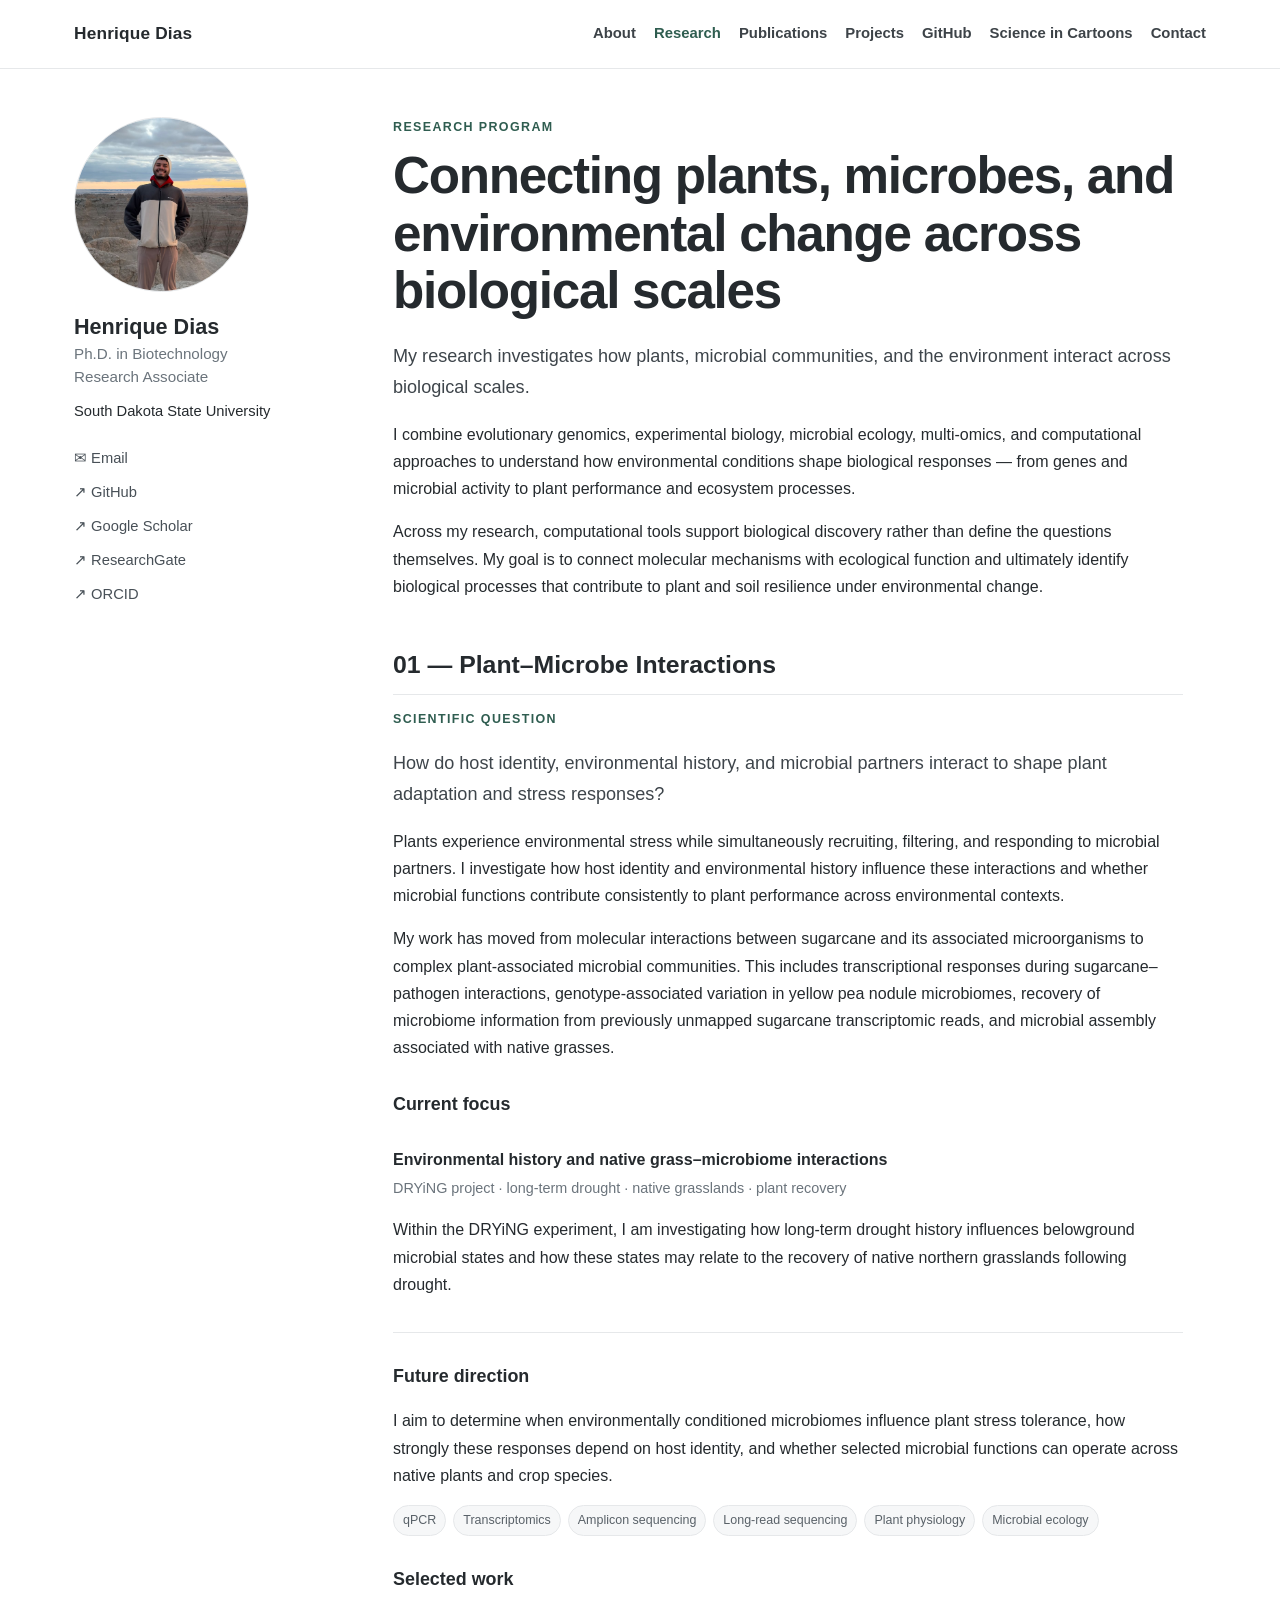
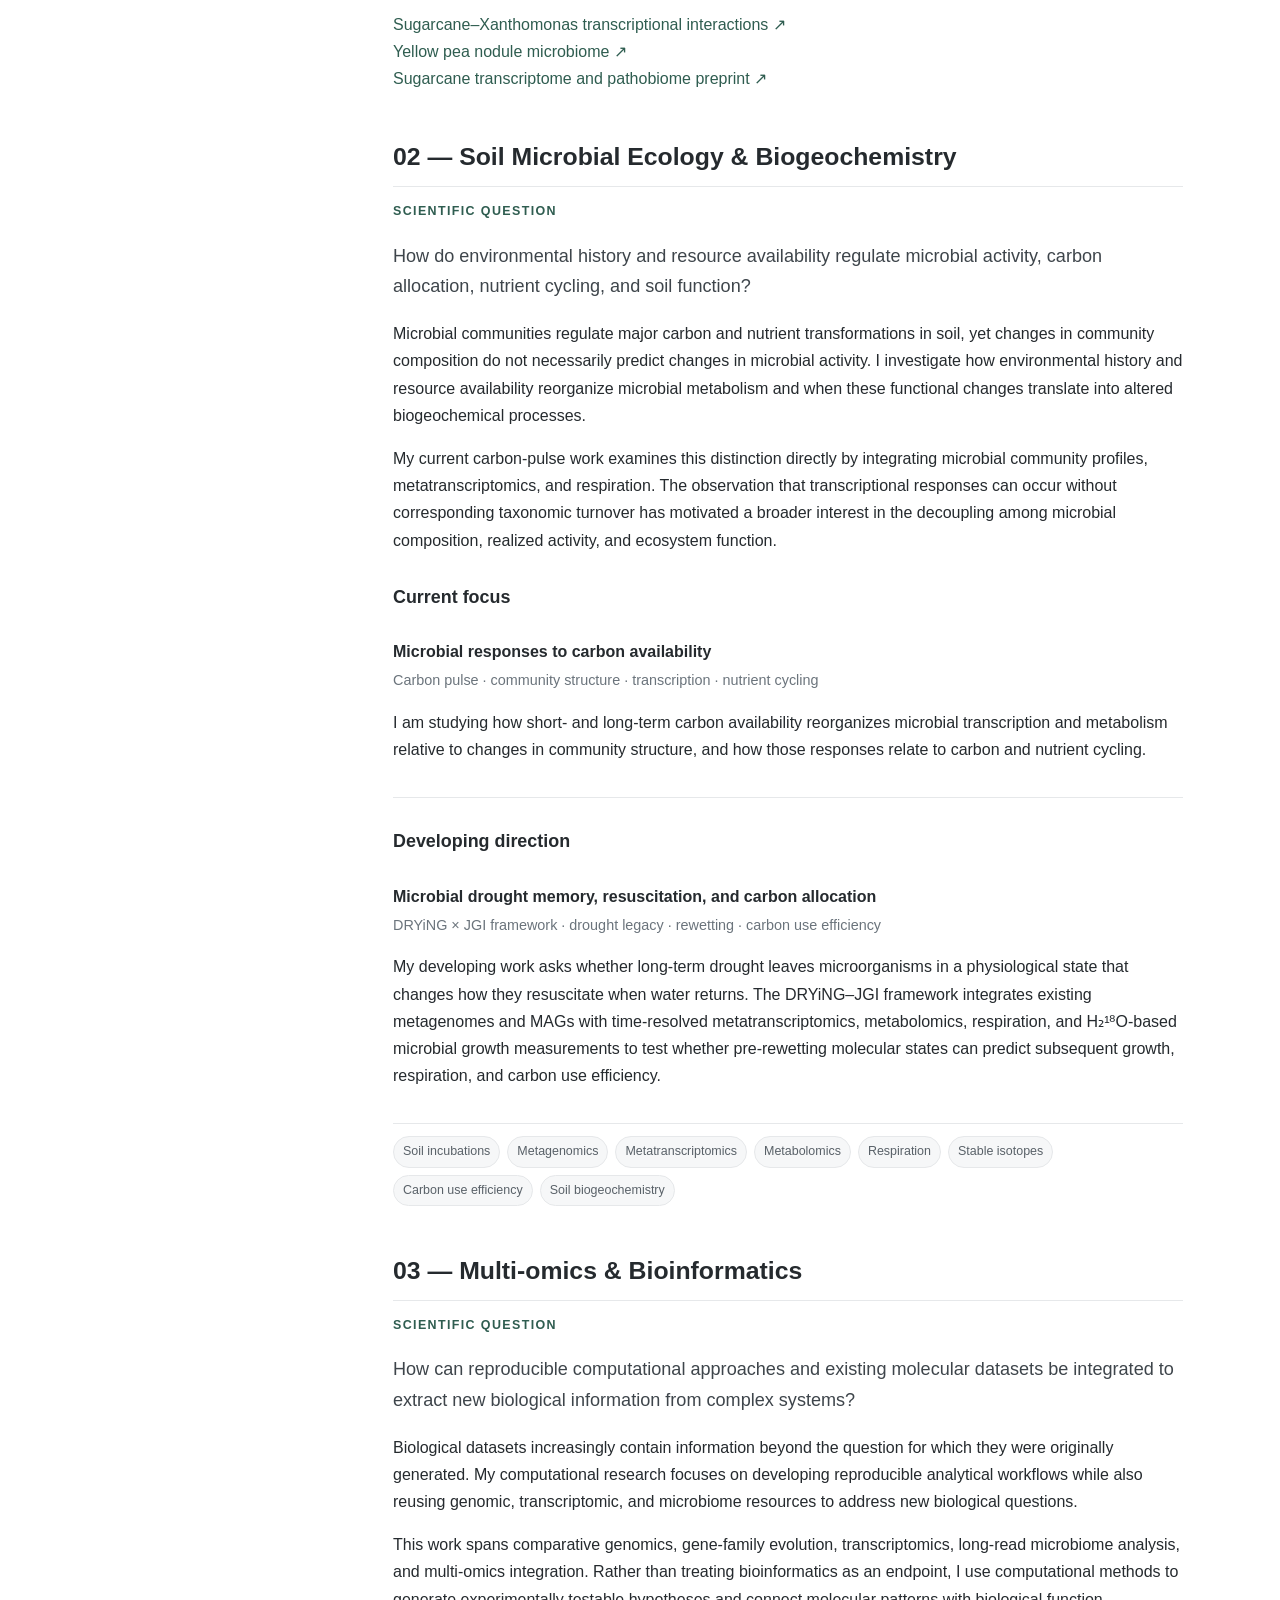
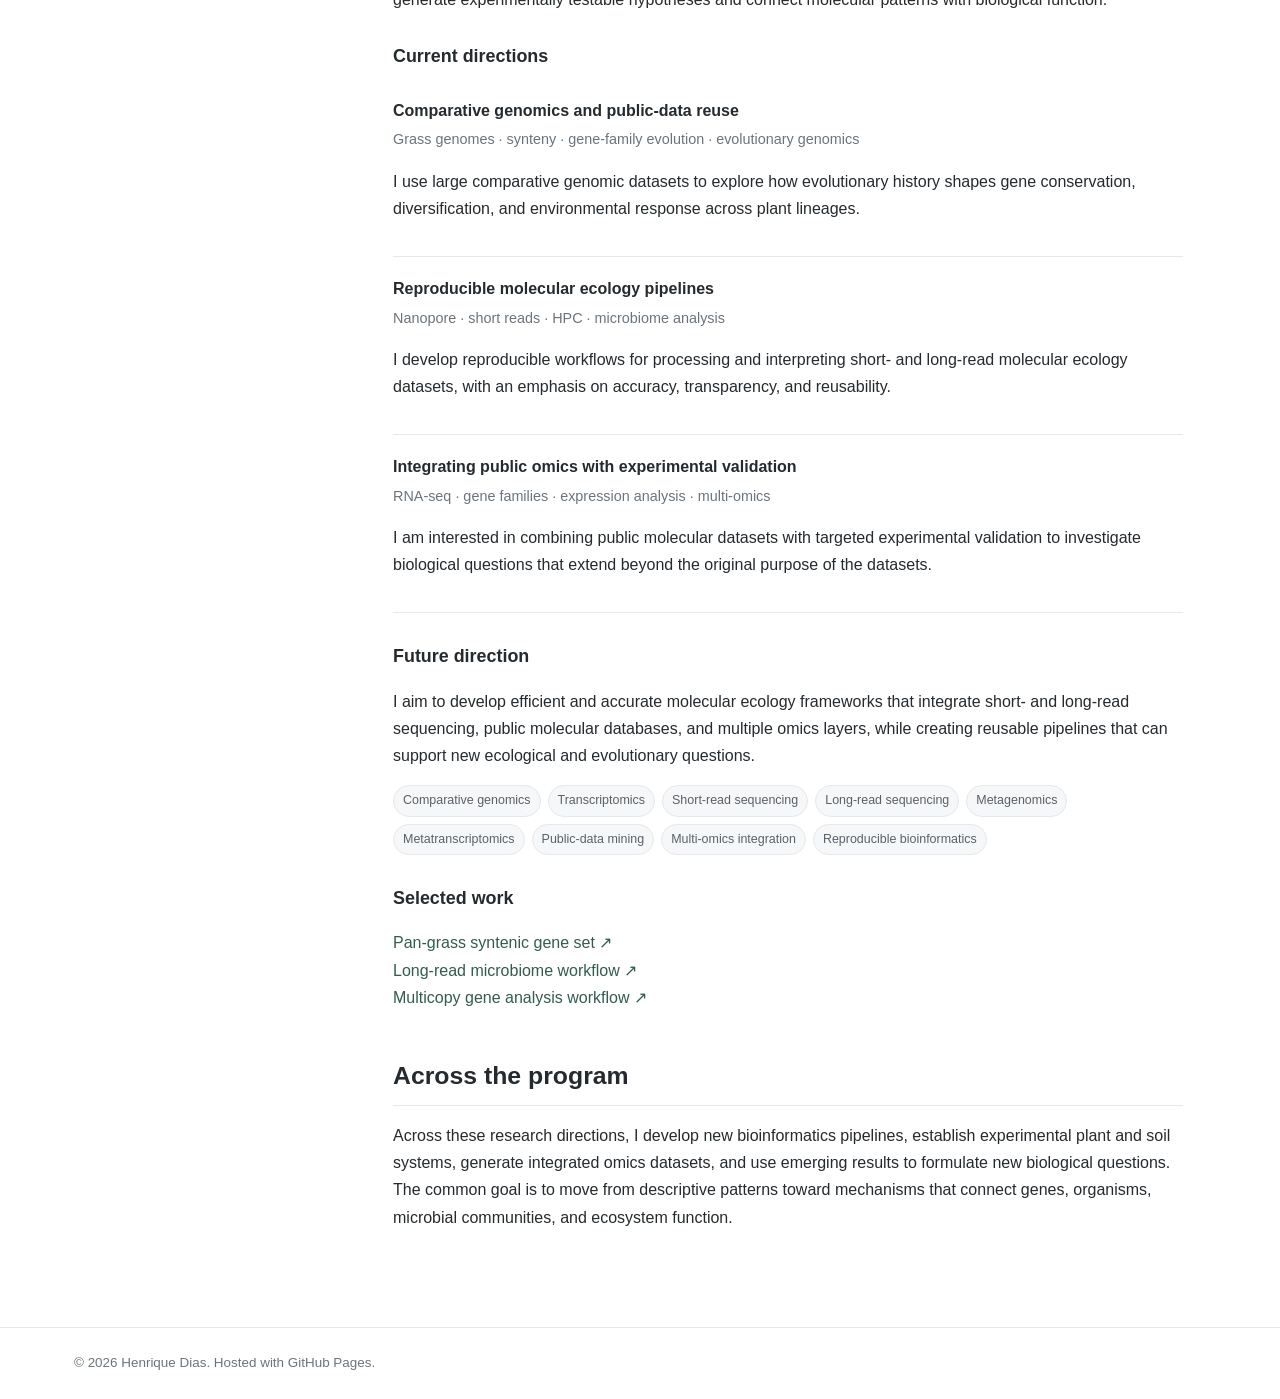
<file: research.html>
<!DOCTYPE html>
<html lang="en">

<head>
  <meta charset="UTF-8">

  <meta name="viewport"
        content="width=device-width, initial-scale=1.0">

  <meta name="description"
        content="Research program of Henrique Dias — plant–microbe interactions, soil microbial ecology, biogeochemistry, multi-omics and bioinformatics.">

  <title>Research | Henrique Dias</title>

  <link rel="stylesheet"
        href="assets/css/style.css">
</head>


<body>

  <!-- =========================
       HEADER
  ========================== -->

  <header class="site-header">

    <div class="header-inner">

      <a class="brand"
         href="index.html">
        Henrique Dias
      </a>

      <nav class="nav"
           aria-label="Main navigation">

        <a href="index.html">
          About
        </a>

        <a class="active"
           href="research.html">
          Research
        </a>

        <a href="publications.html">
          Publications
        </a>

        <a href="projects.html">
          Projects
        </a>

        <a href="github.html">
          GitHub
        </a>

        <a href="cartoons.html">
          Science in Cartoons
        </a>

        <a href="contact.html">
          Contact
        </a>

      </nav>

    </div>

  </header>



  <!-- =========================
       MAIN PAGE
  ========================== -->

  <main class="page-shell">


    <!-- =========================
         SIDEBAR
    ========================== -->

    <aside class="sidebar">

      <img class="profile-photo"
           src="assets/images/profile.jpeg"
           alt="Henrique Dias profile photo">


      <div>

        <h2 class="profile-name">
          Henrique Dias
        </h2>

        <p class="profile-title">
          Ph.D. in Biotechnology
          <br>
          Research Associate
        </p>

        <p class="profile-affiliation">
          South Dakota State University
        </p>

      </div>


      <ul class="profile-links">

        <li>
          <a href="mailto:henrique.dias@sdstate.edu">
            ✉ Email
          </a>
        </li>

        <li>
          <a href="https://github.com/henrimdias"
             target="_blank"
             rel="noopener">
            ↗ GitHub
          </a>
        </li>

        <li>
          <a href="https://scholar.google.com/citations?user=R5pRwjsAAAAJ&hl=pt-BR"
             target="_blank"
             rel="noopener">
            ↗ Google Scholar
          </a>
        </li>

        <li>
          <a href="https://www.researchgate.net/profile/Henrique-Moura-Dias"
             target="_blank"
             rel="noopener">
            ↗ ResearchGate
          </a>
        </li>

        <li>
          <a href="https://orcid.org/0000-0002-5157-873X"
             target="_blank"
             rel="noopener">
            ↗ ORCID
          </a>
        </li>
       
      </ul>

    </aside>



    <!-- =========================
         CONTENT
    ========================== -->

    <section class="content">


      <!-- =========================
           RESEARCH VISION
      ========================== -->

      <div class="eyebrow">
        Research program
      </div>


      <h1>
        Connecting plants, microbes, and environmental change across biological scales
      </h1>


      <p class="lead">
        My research investigates how plants, microbial communities, and the environment
        interact across biological scales.
      </p>


      <p>
        I combine evolutionary genomics, experimental biology, microbial ecology,
        multi-omics, and computational approaches to understand how environmental
        conditions shape biological responses — from genes and microbial activity
        to plant performance and ecosystem processes.
      </p>


      <p>
        Across my research, computational tools support biological discovery rather
        than define the questions themselves. My goal is to connect molecular mechanisms
        with ecological function and ultimately identify biological processes that
        contribute to plant and soil resilience under environmental change.
      </p>



      <!-- =========================
           DIRECTION 01
      ========================== -->

      <h2>
        01 — Plant–Microbe Interactions
      </h2>


      <div class="eyebrow">
        Scientific question
      </div>

      <p class="lead">
        How do host identity, environmental history, and microbial partners interact
        to shape plant adaptation and stress responses?
      </p>


      <p>
        Plants experience environmental stress while simultaneously recruiting,
        filtering, and responding to microbial partners. I investigate how host
        identity and environmental history influence these interactions and whether
        microbial functions contribute consistently to plant performance across
        environmental contexts.
      </p>


      <p>
        My work has moved from molecular interactions between sugarcane and its
        associated microorganisms to complex plant-associated microbial communities.
        This includes transcriptional responses during sugarcane–pathogen interactions,
        genotype-associated variation in yellow pea nodule microbiomes, recovery of
        microbiome information from previously unmapped sugarcane transcriptomic reads,
        and microbial assembly associated with native grasses.
      </p>


      <h3>
        Current focus
      </h3>

      <div class="item">

        <div class="item-title">
          Environmental history and native grass–microbiome interactions
        </div>

        <div class="item-meta">
          DRYiNG project · long-term drought · native grasslands · plant recovery
        </div>

        <p>
          Within the DRYiNG experiment, I am investigating how long-term drought
          history influences belowground microbial states and how these states may
          relate to the recovery of native northern grasslands following drought.
        </p>

      </div>


      <h3>
        Future direction
      </h3>

      <p>
        I aim to determine when environmentally conditioned microbiomes influence
        plant stress tolerance, how strongly these responses depend on host identity,
        and whether selected microbial functions can operate across native plants
        and crop species.
      </p>


      <div class="tags">

        <span class="tag">qPCR</span>
        <span class="tag">Transcriptomics</span>
        <span class="tag">Amplicon sequencing</span>
        <span class="tag">Long-read sequencing</span>
        <span class="tag">Plant physiology</span>
        <span class="tag">Microbial ecology</span>

      </div>


      <h3>
        Selected work
      </h3>

      <p>

        <a href="https://doi.org/10.1094/PHYTO-06-25-0201-R"
           target="_blank"
           rel="noopener">
          Sugarcane–Xanthomonas transcriptional interactions ↗
        </a>

        <br>

        <a href="https://doi.org/10.1002/leg3.70069"
           target="_blank"
           rel="noopener">
          Yellow pea nodule microbiome ↗
        </a>

        <br>

        <a href="https://www.biorxiv.org/content/10.1101/2025.09.28.679069v1.abstract"
           target="_blank"
           rel="noopener">
          Sugarcane transcriptome and pathobiome preprint ↗
        </a>

      </p>



      <!-- =========================
           DIRECTION 02
      ========================== -->

      <h2>
        02 — Soil Microbial Ecology & Biogeochemistry
      </h2>


      <div class="eyebrow">
        Scientific question
      </div>

      <p class="lead">
        How do environmental history and resource availability regulate microbial
        activity, carbon allocation, nutrient cycling, and soil function?
      </p>


      <p>
        Microbial communities regulate major carbon and nutrient transformations
        in soil, yet changes in community composition do not necessarily predict
        changes in microbial activity. I investigate how environmental history and
        resource availability reorganize microbial metabolism and when these
        functional changes translate into altered biogeochemical processes.
      </p>


      <p>
        My current carbon-pulse work examines this distinction directly by
        integrating microbial community profiles, metatranscriptomics, and
        respiration. The observation that transcriptional responses can occur
        without corresponding taxonomic turnover has motivated a broader interest
        in the decoupling among microbial composition, realized activity, and
        ecosystem function.
      </p>


      <h3>
        Current focus
      </h3>

      <div class="item">

        <div class="item-title">
          Microbial responses to carbon availability
        </div>

        <div class="item-meta">
          Carbon pulse · community structure · transcription · nutrient cycling
        </div>

        <p>
          I am studying how short- and long-term carbon availability reorganizes
          microbial transcription and metabolism relative to changes in community
          structure, and how those responses relate to carbon and nutrient cycling.
        </p>

      </div>


      <h3>
        Developing direction
      </h3>

      <div class="item">

        <div class="item-title">
          Microbial drought memory, resuscitation, and carbon allocation
        </div>

        <div class="item-meta">
          DRYiNG × JGI framework · drought legacy · rewetting · carbon use efficiency
        </div>

        <p>
          My developing work asks whether long-term drought leaves microorganisms
          in a physiological state that changes how they resuscitate when water
          returns. The DRYiNG–JGI framework integrates existing metagenomes and
          MAGs with time-resolved metatranscriptomics, metabolomics, respiration,
          and H₂¹⁸O-based microbial growth measurements to test whether
          pre-rewetting molecular states can predict subsequent growth,
          respiration, and carbon use efficiency.
        </p>

      </div>


      <div class="tags">

        <span class="tag">Soil incubations</span>
        <span class="tag">Metagenomics</span>
        <span class="tag">Metatranscriptomics</span>
        <span class="tag">Metabolomics</span>
        <span class="tag">Respiration</span>
        <span class="tag">Stable isotopes</span>
        <span class="tag">Carbon use efficiency</span>
        <span class="tag">Soil biogeochemistry</span>

      </div>



      <!-- =========================
           DIRECTION 03
      ========================== -->

      <h2>
        03 — Multi-omics & Bioinformatics
      </h2>


      <div class="eyebrow">
        Scientific question
      </div>

      <p class="lead">
        How can reproducible computational approaches and existing molecular
        datasets be integrated to extract new biological information from
        complex systems?
      </p>


      <p>
        Biological datasets increasingly contain information beyond the question
        for which they were originally generated. My computational research focuses
        on developing reproducible analytical workflows while also reusing genomic,
        transcriptomic, and microbiome resources to address new biological questions.
      </p>


      <p>
        This work spans comparative genomics, gene-family evolution, transcriptomics,
        long-read microbiome analysis, and multi-omics integration. Rather than treating
        bioinformatics as an endpoint, I use computational methods to generate
        experimentally testable hypotheses and connect molecular patterns with
        biological function.
      </p>


      <h3>
        Current directions
      </h3>


      <div class="item">

        <div class="item-title">
          Comparative genomics and public-data reuse
        </div>

        <div class="item-meta">
          Grass genomes · synteny · gene-family evolution · evolutionary genomics
        </div>

        <p>
          I use large comparative genomic datasets to explore how evolutionary
          history shapes gene conservation, diversification, and environmental
          response across plant lineages.
        </p>

      </div>


      <div class="item">

        <div class="item-title">
          Reproducible molecular ecology pipelines
        </div>

        <div class="item-meta">
          Nanopore · short reads · HPC · microbiome analysis
        </div>

        <p>
          I develop reproducible workflows for processing and interpreting
          short- and long-read molecular ecology datasets, with an emphasis on
          accuracy, transparency, and reusability.
        </p>

      </div>


      <div class="item">

        <div class="item-title">
          Integrating public omics with experimental validation
        </div>

        <div class="item-meta">
          RNA-seq · gene families · expression analysis · multi-omics
        </div>

        <p>
          I am interested in combining public molecular datasets with targeted
          experimental validation to investigate biological questions that extend
          beyond the original purpose of the datasets.
        </p>

      </div>


      <h3>
        Future direction
      </h3>

      <p>
        I aim to develop efficient and accurate molecular ecology frameworks that
        integrate short- and long-read sequencing, public molecular databases,
        and multiple omics layers, while creating reusable pipelines that can
        support new ecological and evolutionary questions.
      </p>


      <div class="tags">

        <span class="tag">Comparative genomics</span>
        <span class="tag">Transcriptomics</span>
        <span class="tag">Short-read sequencing</span>
        <span class="tag">Long-read sequencing</span>
        <span class="tag">Metagenomics</span>
        <span class="tag">Metatranscriptomics</span>
        <span class="tag">Public-data mining</span>
        <span class="tag">Multi-omics integration</span>
        <span class="tag">Reproducible bioinformatics</span>

      </div>


      <h3>
        Selected work
      </h3>

      <p>

        <a href="https://doi.org/10.1093/nargab/lqag030"
           target="_blank"
           rel="noopener">
          Pan-grass syntenic gene set ↗
        </a>

        <br>

        <a href="https://bio-protocol.org/en/bpdetail?id=5577&type=0&source=Bluesky"
           target="_blank"
           rel="noopener">
          Long-read microbiome workflow ↗
        </a>

        <br>

        <a href="https://link.springer.com/article/10.1186/s13007-025-01329-0"
           target="_blank"
           rel="noopener">
          Multicopy gene analysis workflow ↗
        </a>

      </p>



      <!-- =========================
           CLOSING
      ========================== -->

      <h2>
        Across the program
      </h2>

      <p>
        Across these research directions, I develop new bioinformatics pipelines,
        establish experimental plant and soil systems, generate integrated omics
        datasets, and use emerging results to formulate new biological questions.
        The common goal is to move from descriptive patterns toward mechanisms
        that connect genes, organisms, microbial communities, and ecosystem function.
      </p>


    </section>

  </main>



  <!-- =========================
       FOOTER
  ========================== -->

  <footer class="site-footer">

    <div class="footer-inner">
      © 2026 Henrique Dias. Hosted with GitHub Pages.
    </div>

  </footer>


</body>

</html>
</file>
<file: assets/css/style.css>
:root {
  --bg: #ffffff;
  --text: #252a2e;
  --muted: #6b747c;
  --line: #e6e8ea;
  --soft: #f6f7f8;
  --accent: #2f5d50;
  --accent-dark: #21463c;
  --max: 1180px;
}

* { box-sizing: border-box; }

html { scroll-behavior: smooth; }

body {
  margin: 0;
  background: var(--bg);
  color: var(--text);
  font-family: -apple-system, BlinkMacSystemFont, "Segoe UI", Roboto, Helvetica, Arial, sans-serif;
  line-height: 1.7;
}

a {
  color: var(--accent);
  text-decoration: none;
}

a:hover { text-decoration: underline; }

.site-header {
  border-bottom: 1px solid var(--line);
  background: rgba(255,255,255,.96);
  position: sticky;
  top: 0;
  z-index: 100;
}

.header-inner {
  max-width: var(--max);
  margin: 0 auto;
  padding: 0 24px;
  min-height: 68px;
  display: flex;
  align-items: center;
  justify-content: space-between;
  gap: 24px;
}

.brand {
  color: var(--text);
  font-size: 1.08rem;
  font-weight: 700;
  letter-spacing: .01em;
}

.brand:hover { text-decoration: none; }

.nav {
  display: flex;
  flex-wrap: wrap;
  gap: 18px;
  justify-content: flex-end;
}

.nav a {
  color: #3d4348;
  font-size: .93rem;
  font-weight: 600;
}

.nav a.active { color: var(--accent); }

.page-shell {
  max-width: var(--max);
  margin: 0 auto;
  padding: 48px 24px 80px;
  display: grid;
  grid-template-columns: 255px minmax(0, 1fr);
  gap: 64px;
}

.sidebar {
  align-self: start;
  position: sticky;
  top: 112px;
}

.profile-photo {
  width: 175px;
  height: 175px;
  object-fit: cover;
  border-radius: 50%;
  display: block;
  margin-bottom: 22px;
  border: 1px solid var(--line);
  background: var(--soft);
}

.profile-name {
  margin: 0 0 3px;
  font-size: 1.35rem;
  line-height: 1.2;
}

.profile-title {
  margin: 0 0 10px;
  color: var(--muted);
  font-size: .95rem;
  line-height: 1.5;
}

.profile-affiliation {
  margin: 0 0 20px;
  font-size: .92rem;
}

.profile-links {
  list-style: none;
  padding: 0;
  margin: 18px 0 0;
}

.profile-links li { margin: 7px 0; }

.profile-links a {
  color: #485057;
  font-size: .92rem;
}

.content {
  min-width: 0;
  max-width: 790px;
}

.content h1 {
  margin: 0 0 22px;
  font-size: clamp(2rem, 4vw, 3.25rem);
  line-height: 1.12;
  letter-spacing: -.025em;
}

.content h2 {
  margin-top: 44px;
  margin-bottom: 14px;
  font-size: 1.55rem;
  border-bottom: 1px solid var(--line);
  padding-bottom: 8px;
}

.content h3 {
  margin-top: 28px;
  margin-bottom: 8px;
  font-size: 1.12rem;
}

.lead {
  font-size: 1.13rem;
  color: #3e454b;
}

.eyebrow {
  color: var(--accent);
  font-size: .78rem;
  font-weight: 800;
  text-transform: uppercase;
  letter-spacing: .11em;
  margin-bottom: 9px;
}

.button-row {
  display: flex;
  flex-wrap: wrap;
  gap: 10px;
  margin: 26px 0 10px;
}

.button {
  display: inline-block;
  border: 1px solid var(--accent);
  color: var(--accent);
  padding: 9px 14px;
  border-radius: 5px;
  font-size: .9rem;
  font-weight: 700;
}

.button.primary {
  background: var(--accent);
  color: white;
}

.button:hover {
  text-decoration: none;
  background: var(--soft);
}

.button.primary:hover {
  background: var(--accent-dark);
}

.cards {
  display: grid;
  grid-template-columns: repeat(3, minmax(0, 1fr));
  gap: 16px;
  margin-top: 22px;
}

.card {
  border: 1px solid var(--line);
  border-radius: 7px;
  padding: 20px;
  background: #fff;
}

.card h3 {
  margin-top: 0;
  line-height: 1.35;
}

.card p {
  font-size: .93rem;
  color: #515960;
  margin-bottom: 0;
}

.number {
  color: var(--accent);
  font-size: .8rem;
  font-weight: 800;
  letter-spacing: .1em;
}

.item {
  border-bottom: 1px solid var(--line);
  padding: 18px 0;
}

.item:last-child { border-bottom: 0; }

.item-title {
  font-weight: 700;
  margin-bottom: 3px;
}

.item-meta {
  color: var(--muted);
  font-size: .9rem;
}

.tags {
  display: flex;
  flex-wrap: wrap;
  gap: 7px;
  margin-top: 12px;
}

.tag {
  background: var(--soft);
  border: 1px solid var(--line);
  border-radius: 999px;
  padding: 4px 9px;
  font-size: .78rem;
  color: #596168;
}

.note {
  border-left: 4px solid var(--accent);
  background: var(--soft);
  padding: 14px 16px;
  margin: 24px 0;
}

.placeholder {
  border: 1px dashed #b8bec3;
  background: var(--soft);
  border-radius: 7px;
  padding: 28px 18px;
  text-align: center;
  color: var(--muted);
}

.site-footer {
  border-top: 1px solid var(--line);
  color: var(--muted);
  font-size: .84rem;
}

.footer-inner {
  max-width: var(--max);
  margin: 0 auto;
  padding: 24px;
}

@media (max-width: 900px) {
  .header-inner {
    align-items: flex-start;
    flex-direction: column;
    padding-top: 17px;
    padding-bottom: 17px;
  }

  .nav {
    justify-content: flex-start;
    gap: 12px 16px;
  }

  .page-shell {
    grid-template-columns: 1fr;
    gap: 35px;
    padding-top: 34px;
  }

  .sidebar {
    position: static;
    display: grid;
    grid-template-columns: 120px 1fr;
    column-gap: 20px;
    align-items: center;
  }

  .profile-photo {
    width: 115px;
    height: 115px;
    margin: 0;
  }

  .profile-links {
    grid-column: 1 / -1;
    display: flex;
    flex-wrap: wrap;
    gap: 5px 16px;
    margin-top: 18px;
  }

  .cards { grid-template-columns: 1fr; }
}

@media (max-width: 540px) {
  .nav { font-size: .88rem; }
  .sidebar { grid-template-columns: 88px 1fr; }
  .profile-photo { width: 82px; height: 82px; }
  .page-shell { padding-left: 18px; padding-right: 18px; }
}
</file>
